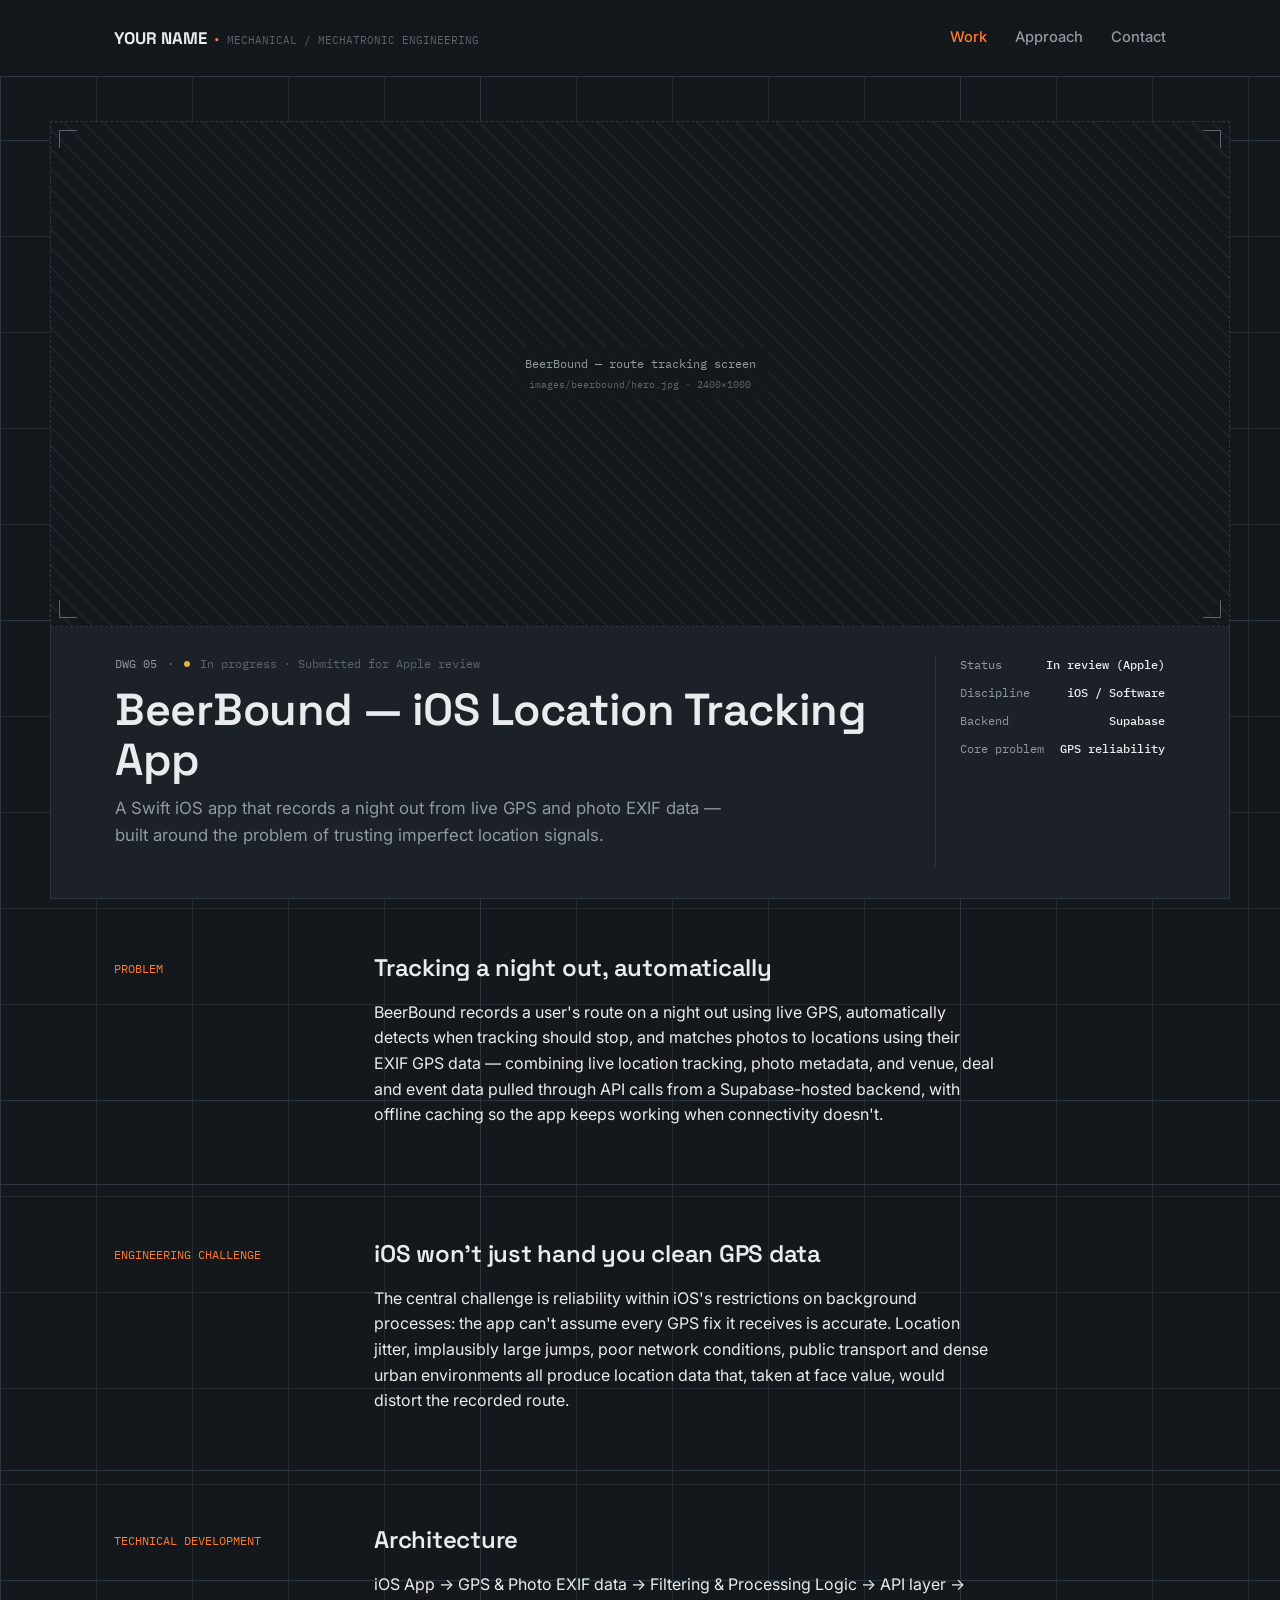
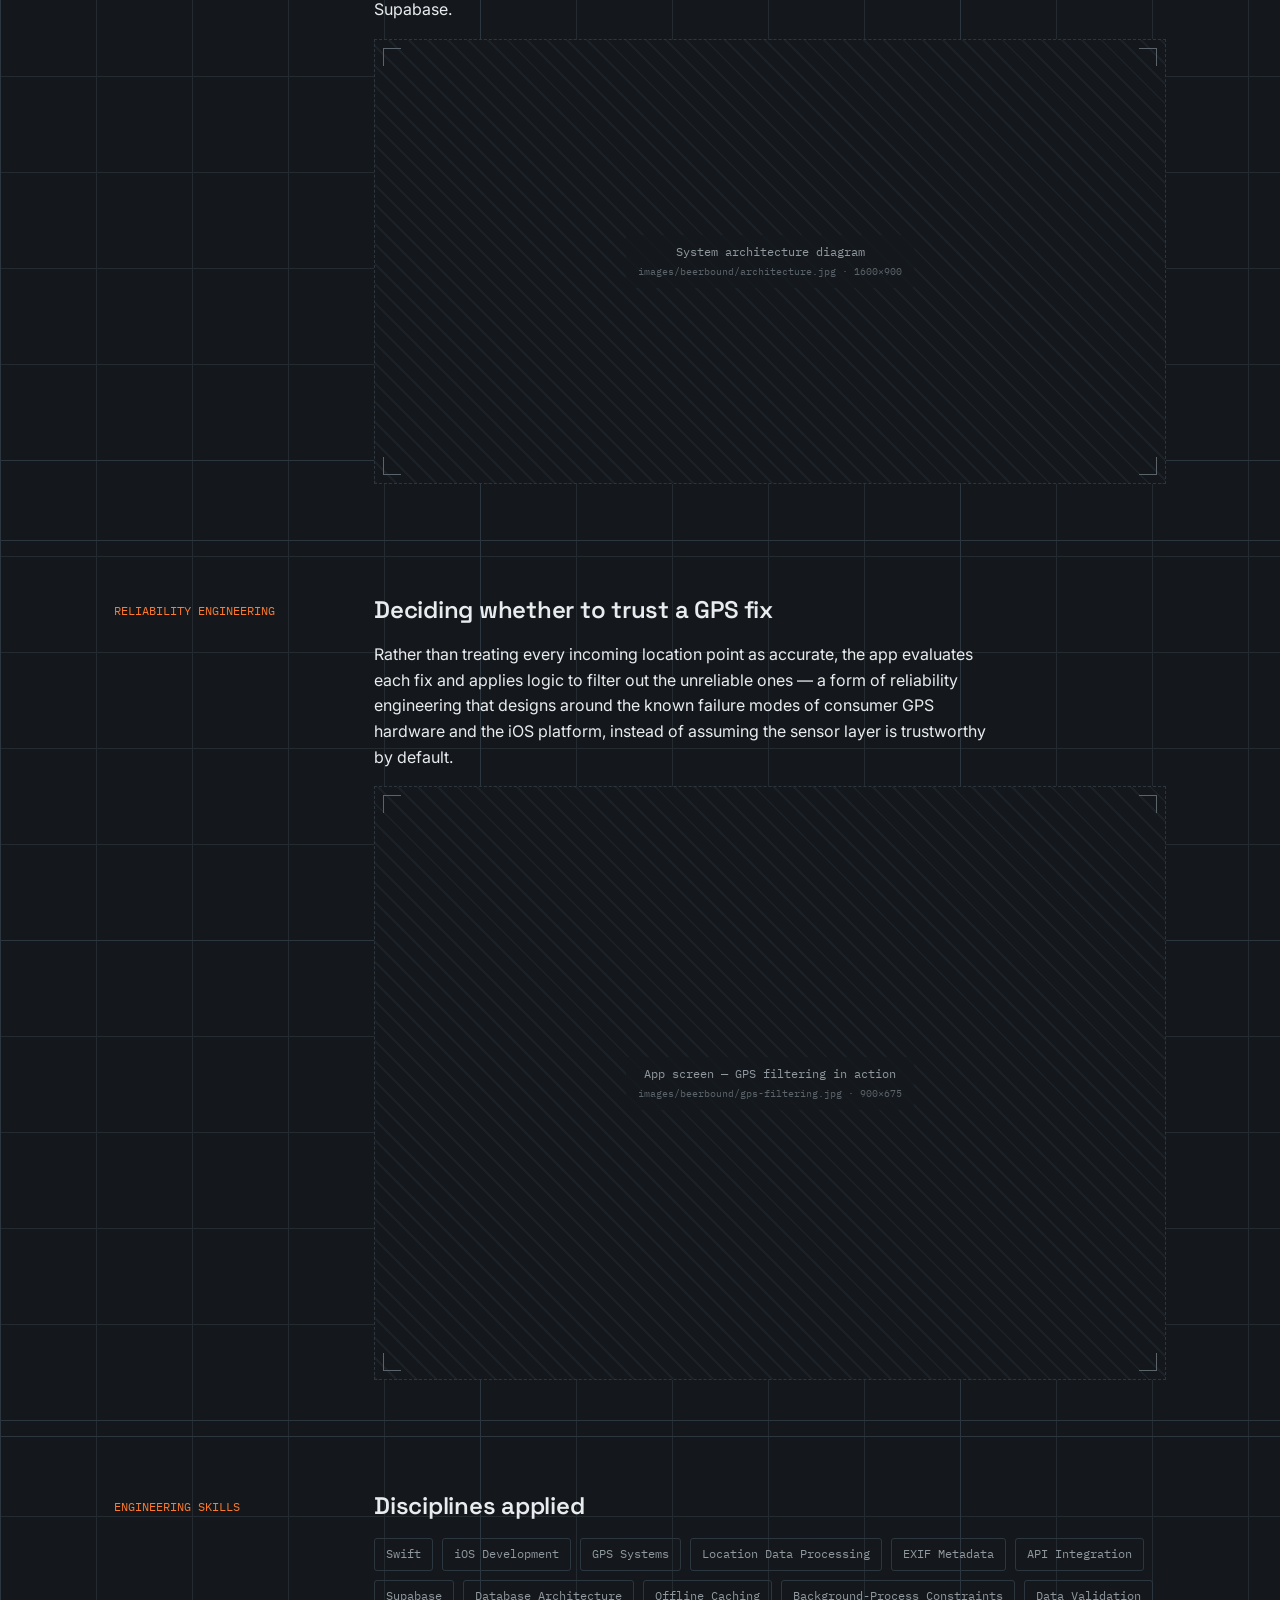
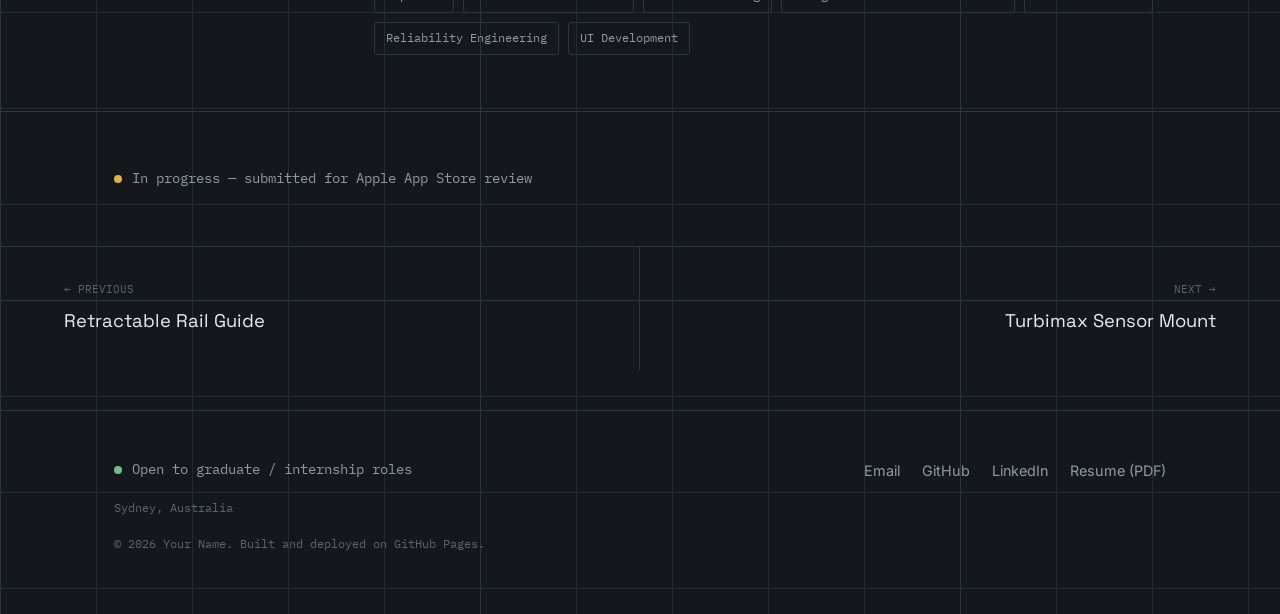
<file: projects/beerbound.html>
<!DOCTYPE html>
<html lang="en">
<head>
<meta charset="UTF-8">
<meta name="viewport" content="width=device-width, initial-scale=1.0">
<title>BeerBound — iOS Location Tracking App — Your Name</title>
<meta name="description" content="A Swift iOS app engineered around unreliable GPS data to record and reconstruct a night out.">
<link rel="stylesheet" href="../css/style.css">
</head>
<body>

<header class="site-header">
  <div class="wrap">
    <a href="../index.html" class="brand">YOUR NAME <span class="brand-dot">·</span> <small>MECHANICAL / MECHATRONIC ENGINEERING</small></a>
    <button class="nav-toggle" aria-label="Toggle menu"><span></span><span></span><span></span></button>
    <nav class="site-nav">
      <a href="../index.html#work" class="active">Work</a>
      <a href="../index.html#method">Approach</a>
      <a href="../index.html#contact">Contact</a>
    </nav>
  </div>
</header>

<section class="proj-hero">
  <div class="wrap" style="padding:0">
    <div class="photo-slot" style="--ratio:21/9">
              <span class="corner-l"></span><span class="corner-r"></span>
              <span class="photo-slot__label">BeerBound — route tracking screen<br><small>images/beerbound/hero.jpg · 2400×1000</small></span>
            </div>
  </div>
  <div class="wrap" style="padding:0">
    <div class="title-block">
      <div>
        <div class="card-meta" style="margin-bottom:12px"><span class="dwg-no">DWG 05</span> · <span class="status-dot wip"></span> In progress · Submitted for Apple review</div>
        <h1>BeerBound — iOS Location Tracking App</h1>
        <p class="objective">A Swift iOS app that records a night out from live GPS and photo EXIF data — built around the problem of trusting imperfect location signals.</p>
      </div>
      <div class="spec-list">
        <div><span>Status</span><b>In review (Apple)</b></div>
<div><span>Discipline</span><b>iOS / Software</b></div>
<div><span>Backend</span><b>Supabase</b></div>
<div><span>Core problem</span><b>GPS reliability</b></div>
      </div>
    </div>
  </div>
</section>

<section class="content-section">
  <div class="wrap">
    <div class="content-head">
      <div class="label mono">PROBLEM</div>
      <div>
        <h2>Tracking a night out, automatically</h2>
        <div class="content-body">
          
<p>BeerBound records a user's route on a night out using live GPS, automatically detects when tracking should stop, and matches photos to locations using their EXIF GPS data — combining live location tracking, photo metadata, and venue, deal and event data pulled through API calls from a Supabase-hosted backend, with offline caching so the app keeps working when connectivity doesn't.</p>

        </div>
      </div>
    </div>
  </div>
</section>

<section class="content-section">
  <div class="wrap">
    <div class="content-head">
      <div class="label mono">ENGINEERING CHALLENGE</div>
      <div>
        <h2>iOS won't just hand you clean GPS data</h2>
        <div class="content-body">
          
<p>The central challenge is reliability within iOS's restrictions on background processes: the app can't assume every GPS fix it receives is accurate. Location jitter, implausibly large jumps, poor network conditions, public transport and dense urban environments all produce location data that, taken at face value, would distort the recorded route.</p>

        </div>
      </div>
    </div>
  </div>
</section>

<section class="content-section">
  <div class="wrap">
    <div class="content-head">
      <div class="label mono">TECHNICAL DEVELOPMENT</div>
      <div>
        <h2>Architecture</h2>
        <div class="content-body">
          
<p>iOS App → GPS &amp; Photo EXIF data → Filtering &amp; Processing Logic → API layer → Supabase.</p>
<div class="photo-slot" style="--ratio:16/9">
              <span class="corner-l"></span><span class="corner-r"></span>
              <span class="photo-slot__label">System architecture diagram<br><small>images/beerbound/architecture.jpg · 1600×900</small></span>
            </div>
        </div>
      </div>
    </div>
  </div>
</section>

<section class="content-section">
  <div class="wrap">
    <div class="content-head">
      <div class="label mono">RELIABILITY ENGINEERING</div>
      <div>
        <h2>Deciding whether to trust a GPS fix</h2>
        <div class="content-body">
          
<p>Rather than treating every incoming location point as accurate, the app evaluates each fix and applies logic to filter out the unreliable ones — a form of reliability engineering that designs around the known failure modes of consumer GPS hardware and the iOS platform, instead of assuming the sensor layer is trustworthy by default.</p>
<div class="photo-slot" style="--ratio:4/3">
              <span class="corner-l"></span><span class="corner-r"></span>
              <span class="photo-slot__label">App screen — GPS filtering in action<br><small>images/beerbound/gps-filtering.jpg · 900×675</small></span>
            </div>
        </div>
      </div>
    </div>
  </div>
</section>

<section class="content-section">
  <div class="wrap">
    <div class="content-head">
      <div class="label mono">ENGINEERING SKILLS</div>
      <div>
        <h2>Disciplines applied</h2>
        <div class="content-body">
          <div class="skill-cloud"><span class="tag">Swift</span><span class="tag">iOS Development</span><span class="tag">GPS Systems</span><span class="tag">Location Data Processing</span><span class="tag">EXIF Metadata</span><span class="tag">API Integration</span><span class="tag">Supabase</span><span class="tag">Database Architecture</span><span class="tag">Offline Caching</span><span class="tag">Background-Process Constraints</span><span class="tag">Data Validation</span><span class="tag">Reliability Engineering</span><span class="tag">UI Development</span></div>
        </div>
      </div>
    </div>
  </div>
</section>
<section class="content-section" style="border-bottom:none"><div class="wrap"><div class="status-line"><span class="status-dot wip"></span> In progress — submitted for Apple App Store review</div></div></section>
<nav class="proj-nav">
  <a href="usyd-rocketry.html"><span class="dir mono">← PREVIOUS</span><span class="name">Retractable Rail Guide</span></a>
  <a class="next" href="metso-turbimax.html"><span class="dir mono">NEXT →</span><span class="name">Turbimax Sensor Mount</span></a>
</nav>

<footer class="site-footer" id="contact">
  <div class="wrap">
    <div class="footer-grid">
      <div>
        <div class="status-line"><span class="status-dot ok"></span> Open to graduate / internship roles</div>
        <div class="footer-note">Sydney, Australia</div>
      </div>
      <div class="footer-links">
        <a href="mailto:you@example.com">Email</a>
        <a href="https://github.com/yourusername" target="_blank" rel="noopener">GitHub</a>
        <a href="https://linkedin.com/in/yourusername" target="_blank" rel="noopener">LinkedIn</a>
        <a href="#">Resume (PDF)</a>
      </div>
    </div>
    <div class="footer-note">© 2026 Your Name. Built and deployed on GitHub Pages.</div>
  </div>
</footer>

<script src="../js/main.js"></script>
</body>
</html>
</file>
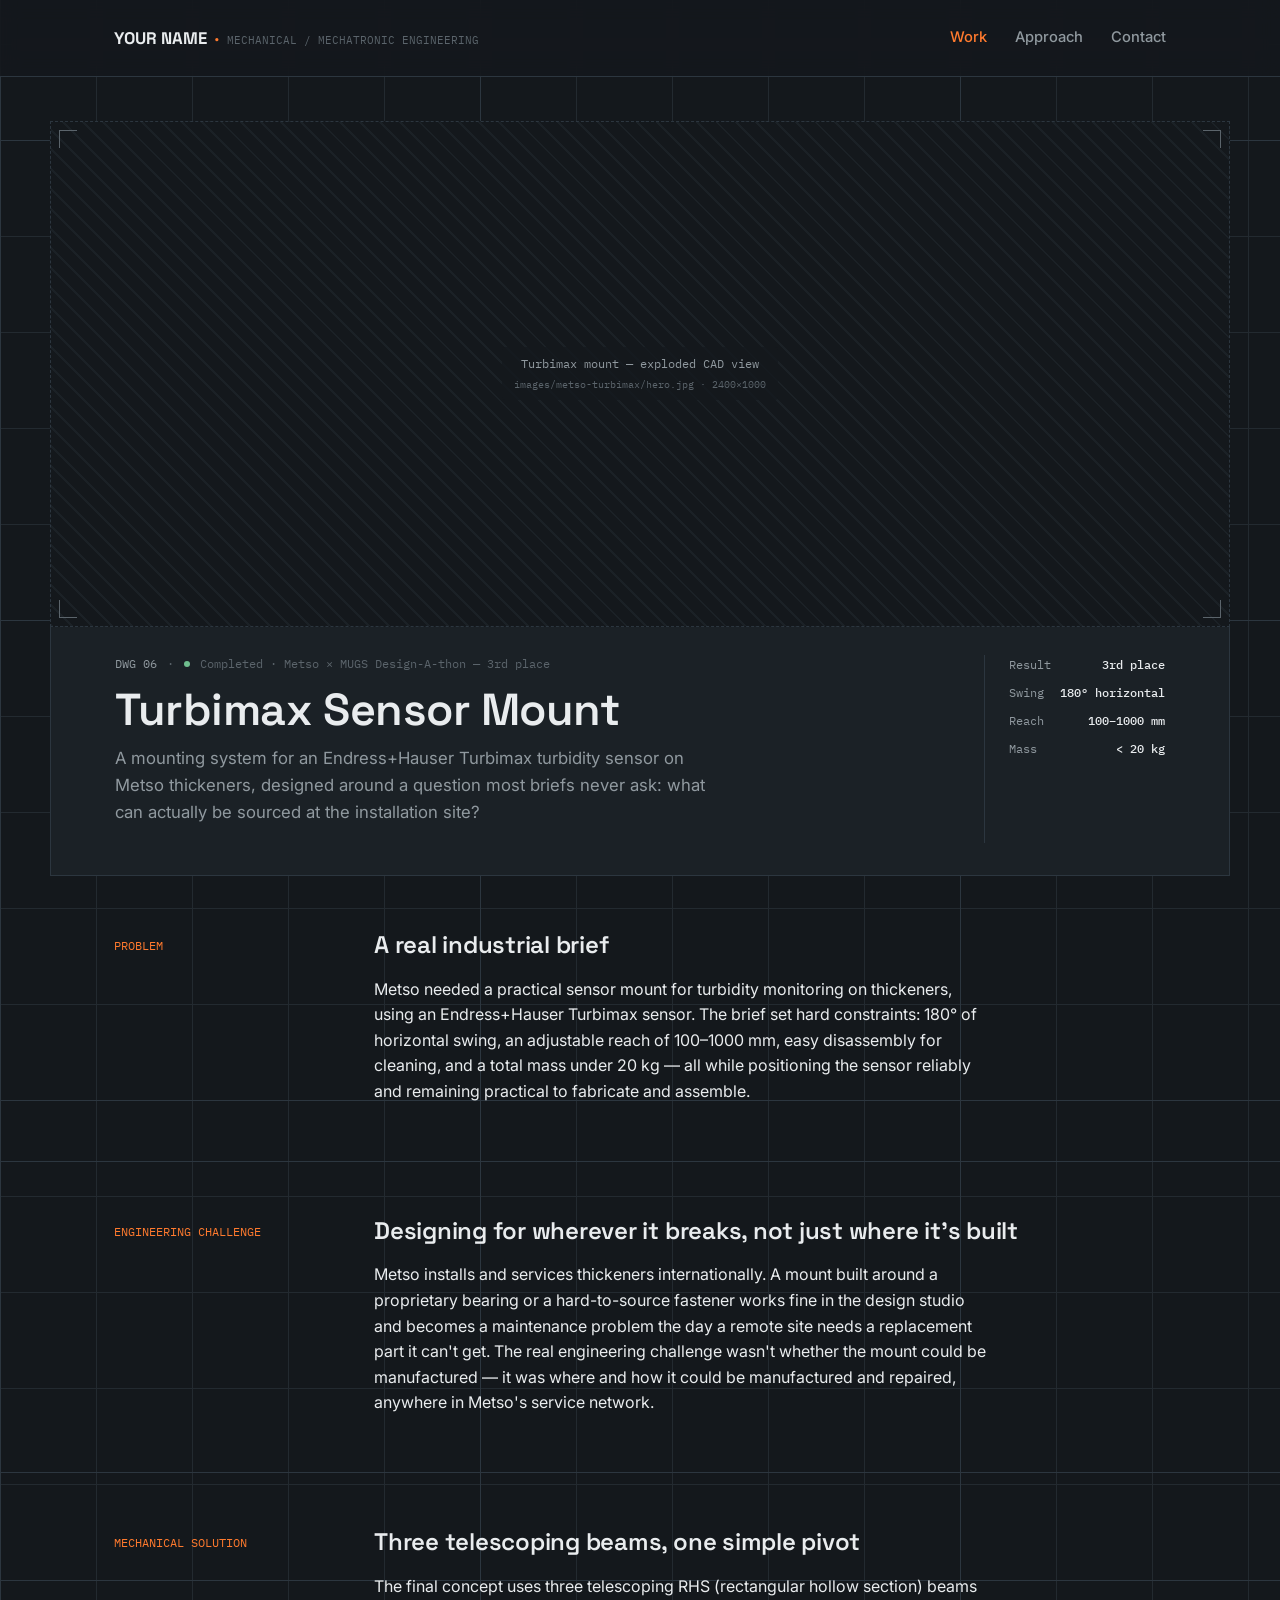
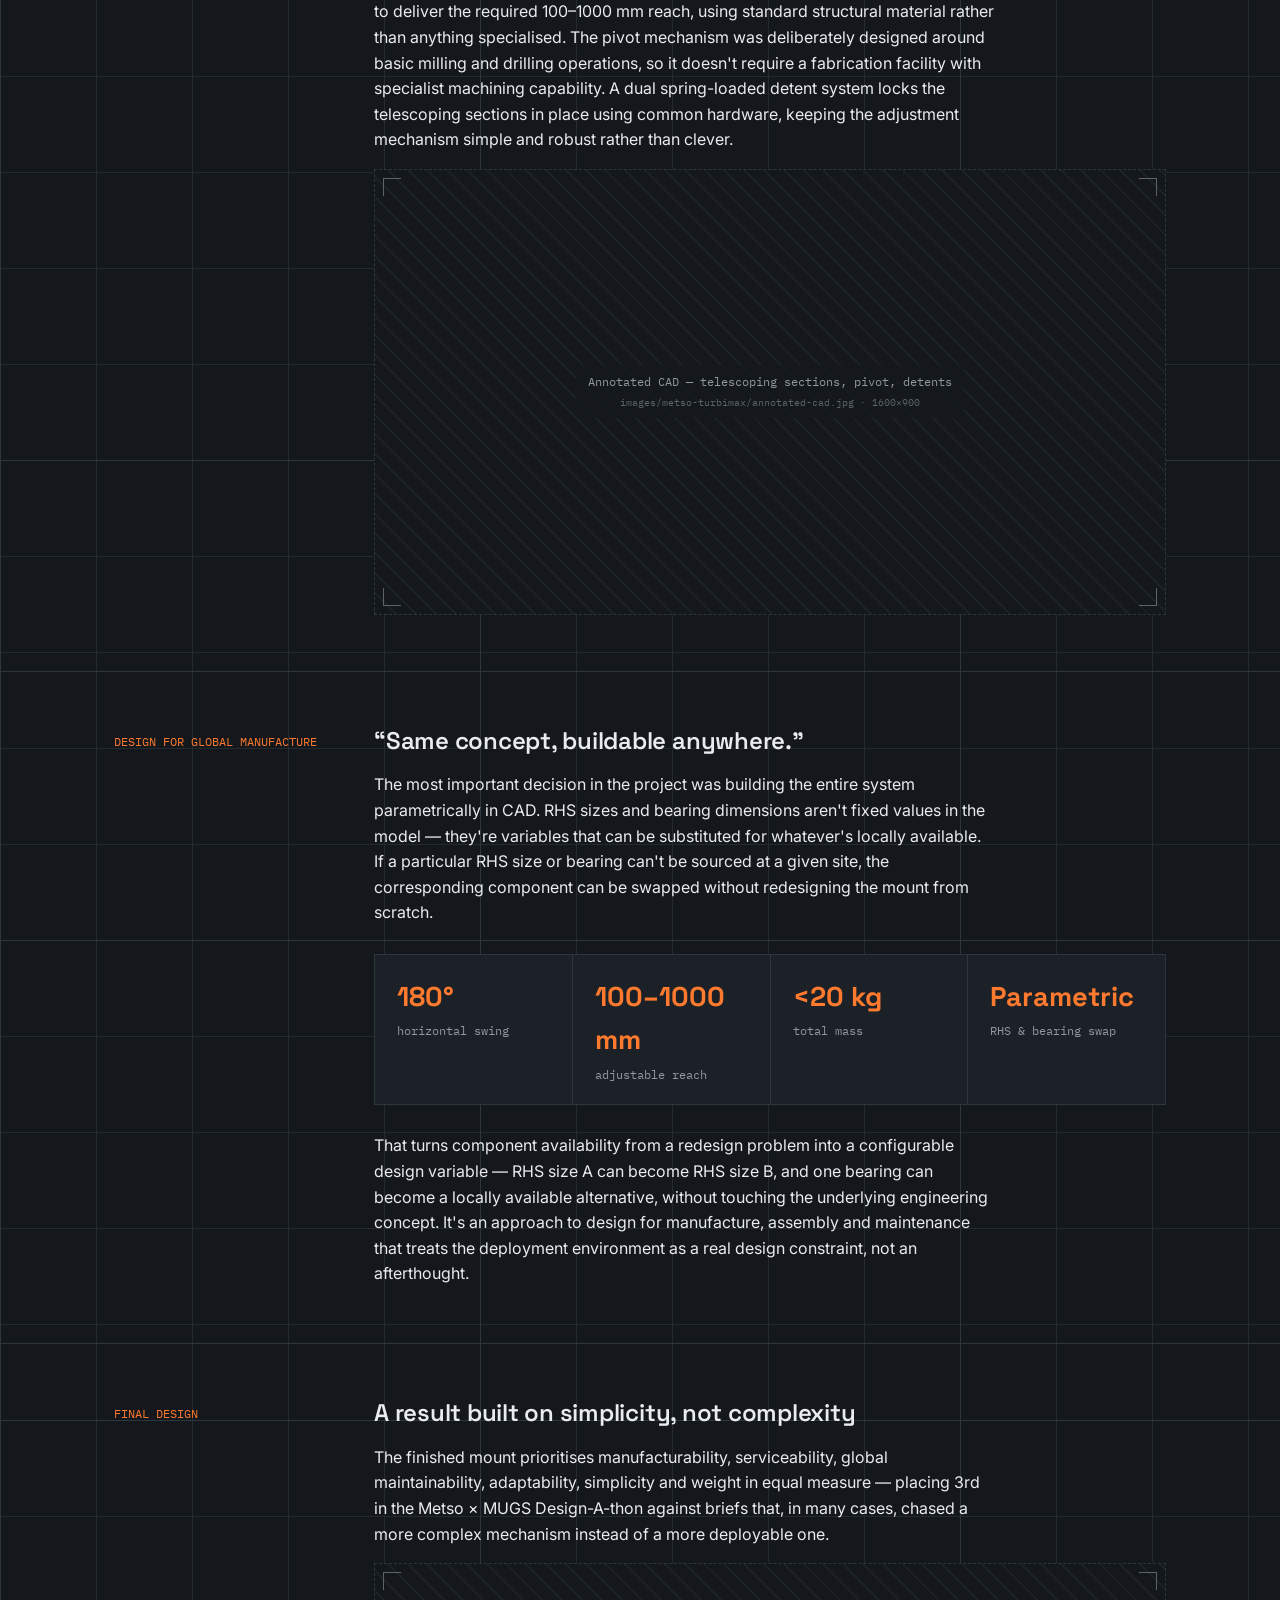
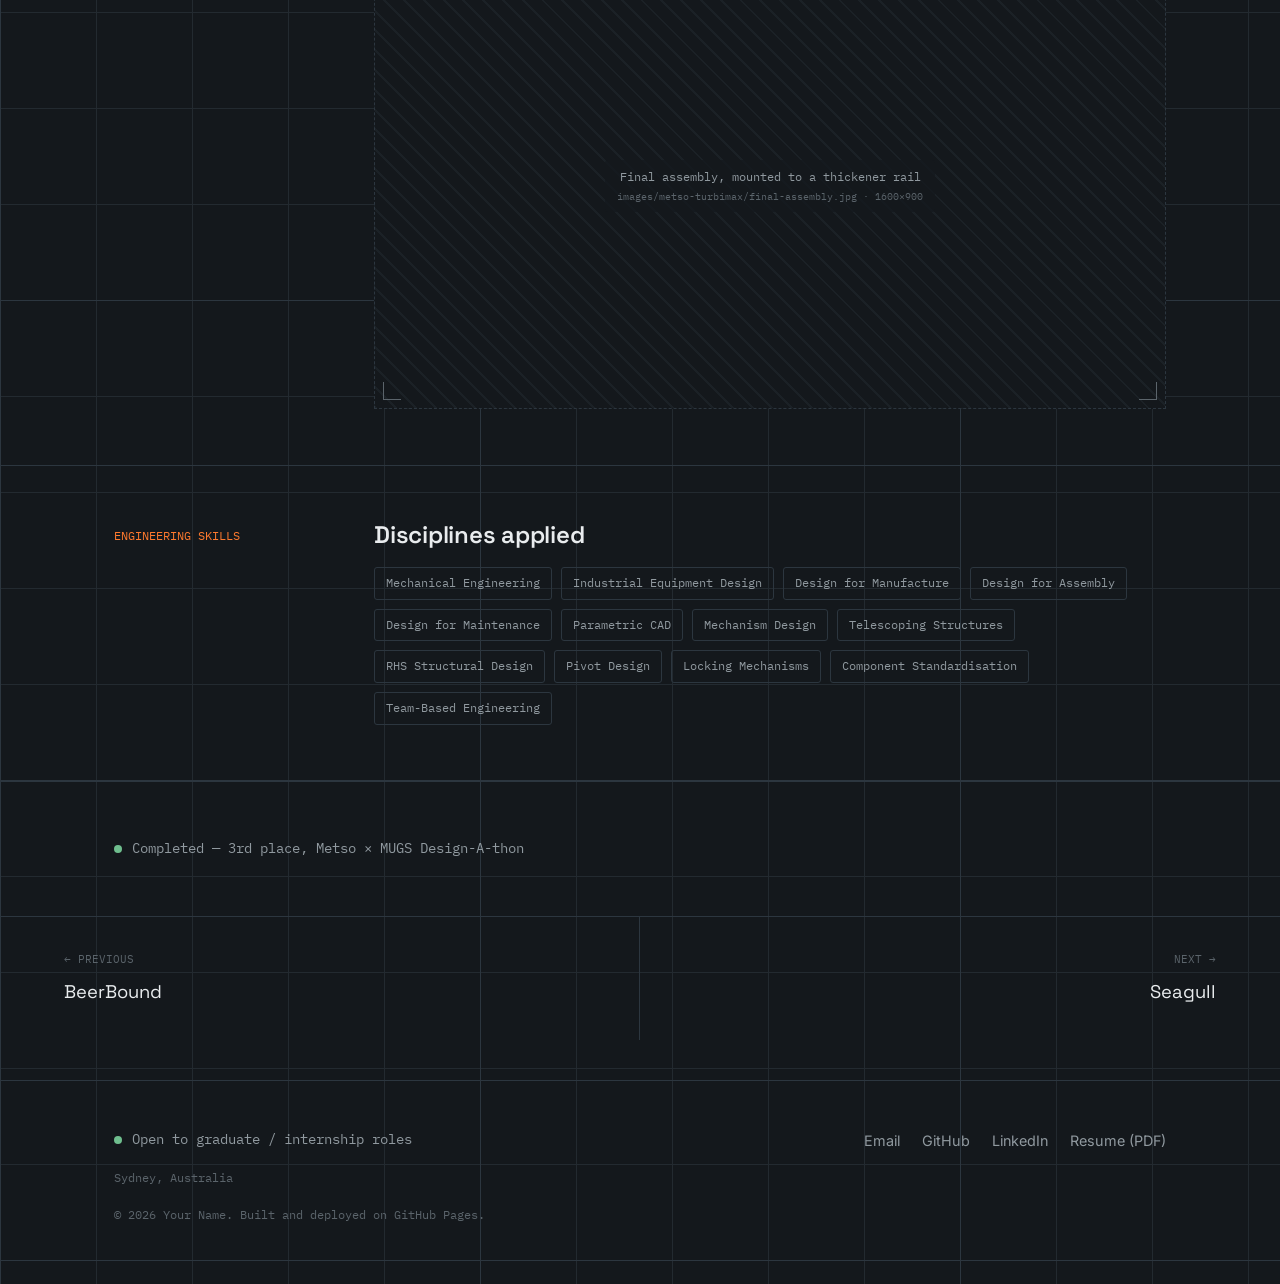
<file: projects/metso-turbimax.html>
<!DOCTYPE html>
<html lang="en">
<head>
<meta charset="UTF-8">
<meta name="viewport" content="width=device-width, initial-scale=1.0">
<title>Turbimax Sensor Mount — Metso × MUGS Design-A-thon — Your Name</title>
<meta name="description" content="An industrial sensor mount for Metso thickeners, designed parametrically to be buildable and serviceable anywhere in the world.">
<link rel="stylesheet" href="../css/style.css">
</head>
<body>

<header class="site-header">
  <div class="wrap">
    <a href="../index.html" class="brand">YOUR NAME <span class="brand-dot">·</span> <small>MECHANICAL / MECHATRONIC ENGINEERING</small></a>
    <button class="nav-toggle" aria-label="Toggle menu"><span></span><span></span><span></span></button>
    <nav class="site-nav">
      <a href="../index.html#work" class="active">Work</a>
      <a href="../index.html#method">Approach</a>
      <a href="../index.html#contact">Contact</a>
    </nav>
  </div>
</header>

<section class="proj-hero">
  <div class="wrap" style="padding:0">
    <div class="photo-slot" style="--ratio:21/9">
              <span class="corner-l"></span><span class="corner-r"></span>
              <span class="photo-slot__label">Turbimax mount — exploded CAD view<br><small>images/metso-turbimax/hero.jpg · 2400×1000</small></span>
            </div>
  </div>
  <div class="wrap" style="padding:0">
    <div class="title-block">
      <div>
        <div class="card-meta" style="margin-bottom:12px"><span class="dwg-no">DWG 06</span> · <span class="status-dot ok"></span> Completed · Metso × MUGS Design-A-thon — 3rd place</div>
        <h1>Turbimax Sensor Mount</h1>
        <p class="objective">A mounting system for an Endress+Hauser Turbimax turbidity sensor on Metso thickeners, designed around a question most briefs never ask: what can actually be sourced at the installation site?</p>
      </div>
      <div class="spec-list">
        <div><span>Result</span><b>3rd place</b></div>
<div><span>Swing</span><b>180° horizontal</b></div>
<div><span>Reach</span><b>100–1000 mm</b></div>
<div><span>Mass</span><b>&lt; 20 kg</b></div>
      </div>
    </div>
  </div>
</section>

<section class="content-section">
  <div class="wrap">
    <div class="content-head">
      <div class="label mono">PROBLEM</div>
      <div>
        <h2>A real industrial brief</h2>
        <div class="content-body">
          
<p>Metso needed a practical sensor mount for turbidity monitoring on thickeners, using an Endress+Hauser Turbimax sensor. The brief set hard constraints: 180° of horizontal swing, an adjustable reach of 100–1000 mm, easy disassembly for cleaning, and a total mass under 20 kg — all while positioning the sensor reliably and remaining practical to fabricate and assemble.</p>

        </div>
      </div>
    </div>
  </div>
</section>

<section class="content-section">
  <div class="wrap">
    <div class="content-head">
      <div class="label mono">ENGINEERING CHALLENGE</div>
      <div>
        <h2>Designing for wherever it breaks, not just where it's built</h2>
        <div class="content-body">
          
<p>Metso installs and services thickeners internationally. A mount built around a proprietary bearing or a hard-to-source fastener works fine in the design studio and becomes a maintenance problem the day a remote site needs a replacement part it can't get. The real engineering challenge wasn't whether the mount could be manufactured — it was where and how it could be manufactured and repaired, anywhere in Metso's service network.</p>

        </div>
      </div>
    </div>
  </div>
</section>

<section class="content-section">
  <div class="wrap">
    <div class="content-head">
      <div class="label mono">MECHANICAL SOLUTION</div>
      <div>
        <h2>Three telescoping beams, one simple pivot</h2>
        <div class="content-body">
          
<p>The final concept uses three telescoping RHS (rectangular hollow section) beams to deliver the required 100–1000 mm reach, using standard structural material rather than anything specialised. The pivot mechanism was deliberately designed around basic milling and drilling operations, so it doesn't require a fabrication facility with specialist machining capability. A dual spring-loaded detent system locks the telescoping sections in place using common hardware, keeping the adjustment mechanism simple and robust rather than clever.</p>
<div class="photo-slot" style="--ratio:16/9">
              <span class="corner-l"></span><span class="corner-r"></span>
              <span class="photo-slot__label">Annotated CAD — telescoping sections, pivot, detents<br><small>images/metso-turbimax/annotated-cad.jpg · 1600×900</small></span>
            </div>
        </div>
      </div>
    </div>
  </div>
</section>

<section class="content-section">
  <div class="wrap">
    <div class="content-head">
      <div class="label mono">DESIGN FOR GLOBAL MANUFACTURE</div>
      <div>
        <h2>“Same concept, buildable anywhere.”</h2>
        <div class="content-body">
          
<p>The most important decision in the project was building the entire system parametrically in CAD. RHS sizes and bearing dimensions aren't fixed values in the model — they're variables that can be substituted for whatever's locally available. If a particular RHS size or bearing can't be sourced at a given site, the corresponding component can be swapped without redesigning the mount from scratch.</p>

<div class="stat-row">
  <div class="stat"><span class="num">180°</span><span class="cap">horizontal swing</span></div>
  <div class="stat"><span class="num">100–1000 mm</span><span class="cap">adjustable reach</span></div>
  <div class="stat"><span class="num">&lt;20 kg</span><span class="cap">total mass</span></div>
  <div class="stat"><span class="num">Parametric</span><span class="cap">RHS &amp; bearing swap</span></div>
</div>

<p>That turns component availability from a redesign problem into a configurable design variable — RHS size A can become RHS size B, and one bearing can become a locally available alternative, without touching the underlying engineering concept. It's an approach to design for manufacture, assembly and maintenance that treats the deployment environment as a real design constraint, not an afterthought.</p>

        </div>
      </div>
    </div>
  </div>
</section>

<section class="content-section">
  <div class="wrap">
    <div class="content-head">
      <div class="label mono">FINAL DESIGN</div>
      <div>
        <h2>A result built on simplicity, not complexity</h2>
        <div class="content-body">
          
<p>The finished mount prioritises manufacturability, serviceability, global maintainability, adaptability, simplicity and weight in equal measure — placing 3rd in the Metso × MUGS Design-A-thon against briefs that, in many cases, chased a more complex mechanism instead of a more deployable one.</p>
<div class="photo-slot" style="--ratio:16/9">
              <span class="corner-l"></span><span class="corner-r"></span>
              <span class="photo-slot__label">Final assembly, mounted to a thickener rail<br><small>images/metso-turbimax/final-assembly.jpg · 1600×900</small></span>
            </div>
        </div>
      </div>
    </div>
  </div>
</section>

<section class="content-section">
  <div class="wrap">
    <div class="content-head">
      <div class="label mono">ENGINEERING SKILLS</div>
      <div>
        <h2>Disciplines applied</h2>
        <div class="content-body">
          <div class="skill-cloud"><span class="tag">Mechanical Engineering</span><span class="tag">Industrial Equipment Design</span><span class="tag">Design for Manufacture</span><span class="tag">Design for Assembly</span><span class="tag">Design for Maintenance</span><span class="tag">Parametric CAD</span><span class="tag">Mechanism Design</span><span class="tag">Telescoping Structures</span><span class="tag">RHS Structural Design</span><span class="tag">Pivot Design</span><span class="tag">Locking Mechanisms</span><span class="tag">Component Standardisation</span><span class="tag">Team-Based Engineering</span></div>
        </div>
      </div>
    </div>
  </div>
</section>
<section class="content-section" style="border-bottom:none"><div class="wrap"><div class="status-line"><span class="status-dot ok"></span> Completed — 3rd place, Metso × MUGS Design-A-thon</div></div></section>
<nav class="proj-nav">
  <a href="beerbound.html"><span class="dir mono">← PREVIOUS</span><span class="name">BeerBound</span></a>
  <a class="next" href="seagull.html"><span class="dir mono">NEXT →</span><span class="name">Seagull</span></a>
</nav>

<footer class="site-footer" id="contact">
  <div class="wrap">
    <div class="footer-grid">
      <div>
        <div class="status-line"><span class="status-dot ok"></span> Open to graduate / internship roles</div>
        <div class="footer-note">Sydney, Australia</div>
      </div>
      <div class="footer-links">
        <a href="mailto:you@example.com">Email</a>
        <a href="https://github.com/yourusername" target="_blank" rel="noopener">GitHub</a>
        <a href="https://linkedin.com/in/yourusername" target="_blank" rel="noopener">LinkedIn</a>
        <a href="#">Resume (PDF)</a>
      </div>
    </div>
    <div class="footer-note">© 2026 Your Name. Built and deployed on GitHub Pages.</div>
  </div>
</footer>

<script src="../js/main.js"></script>
</body>
</html>
</file>
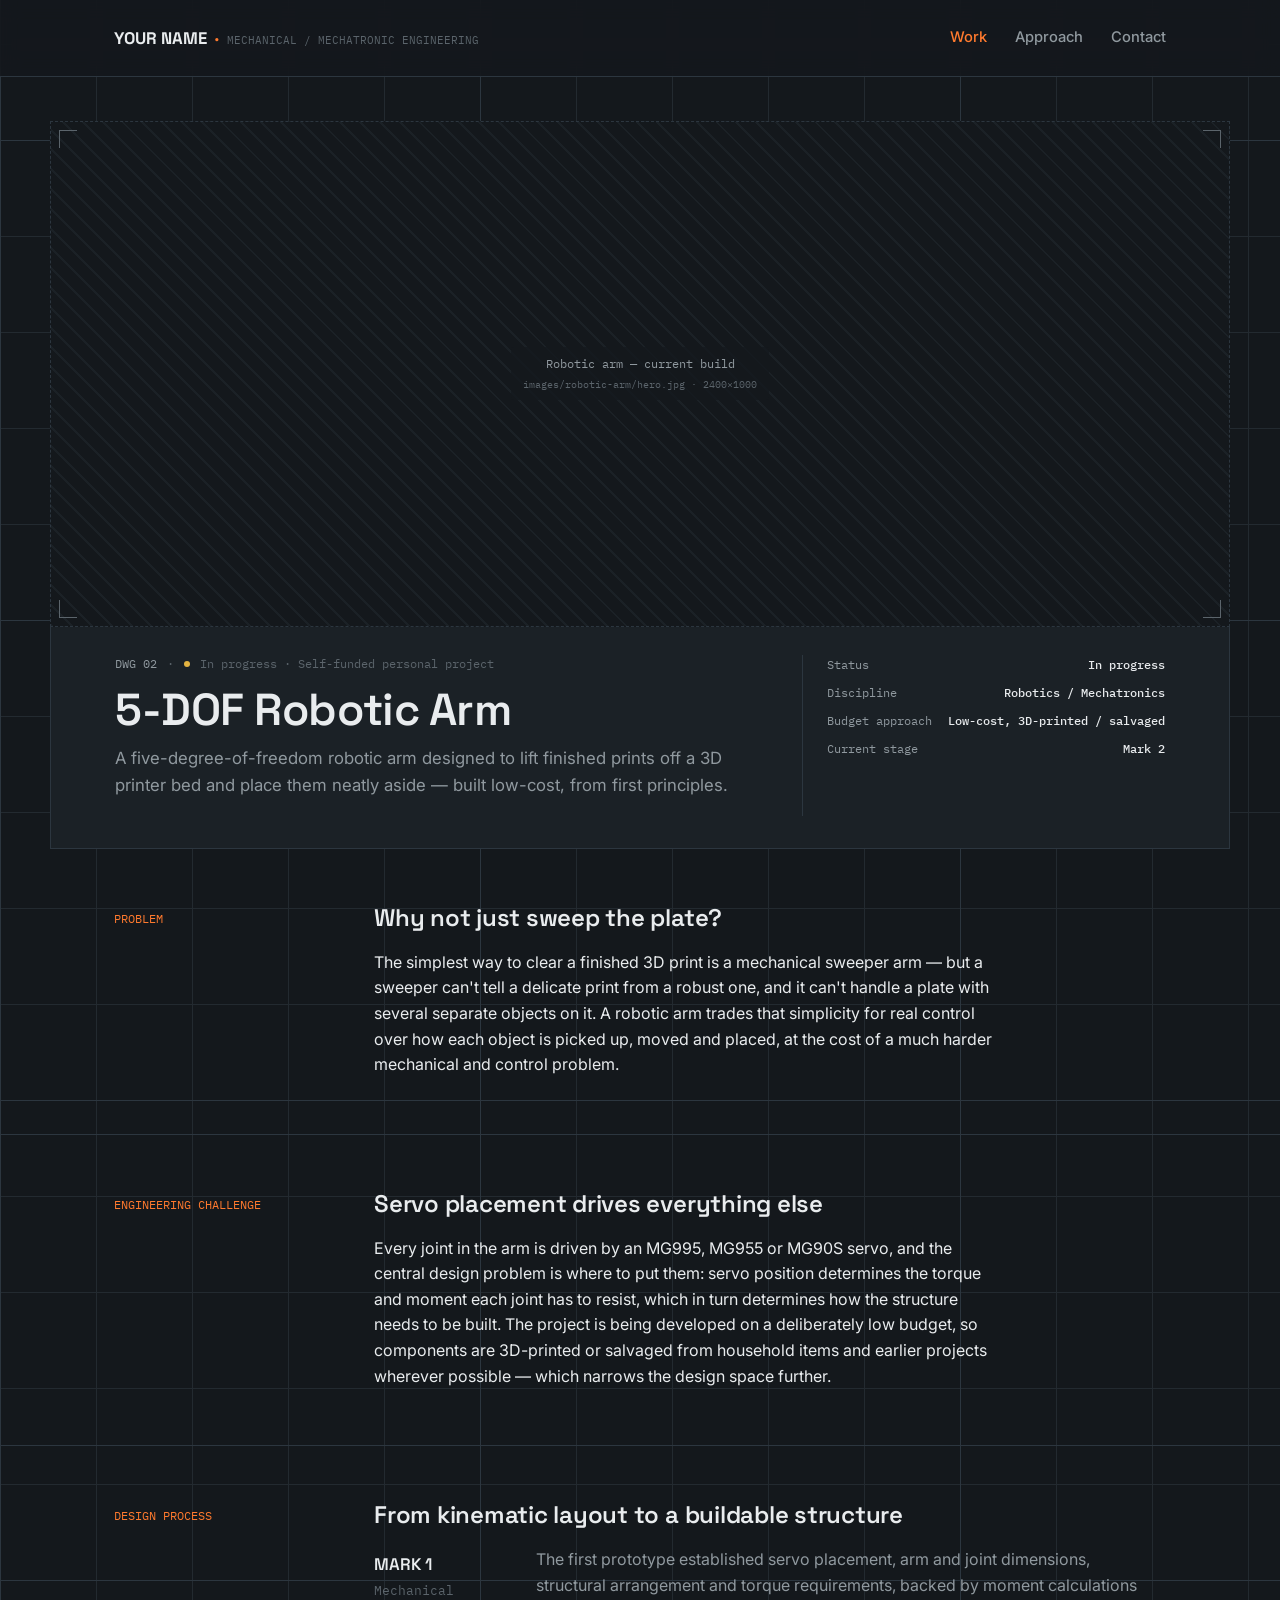
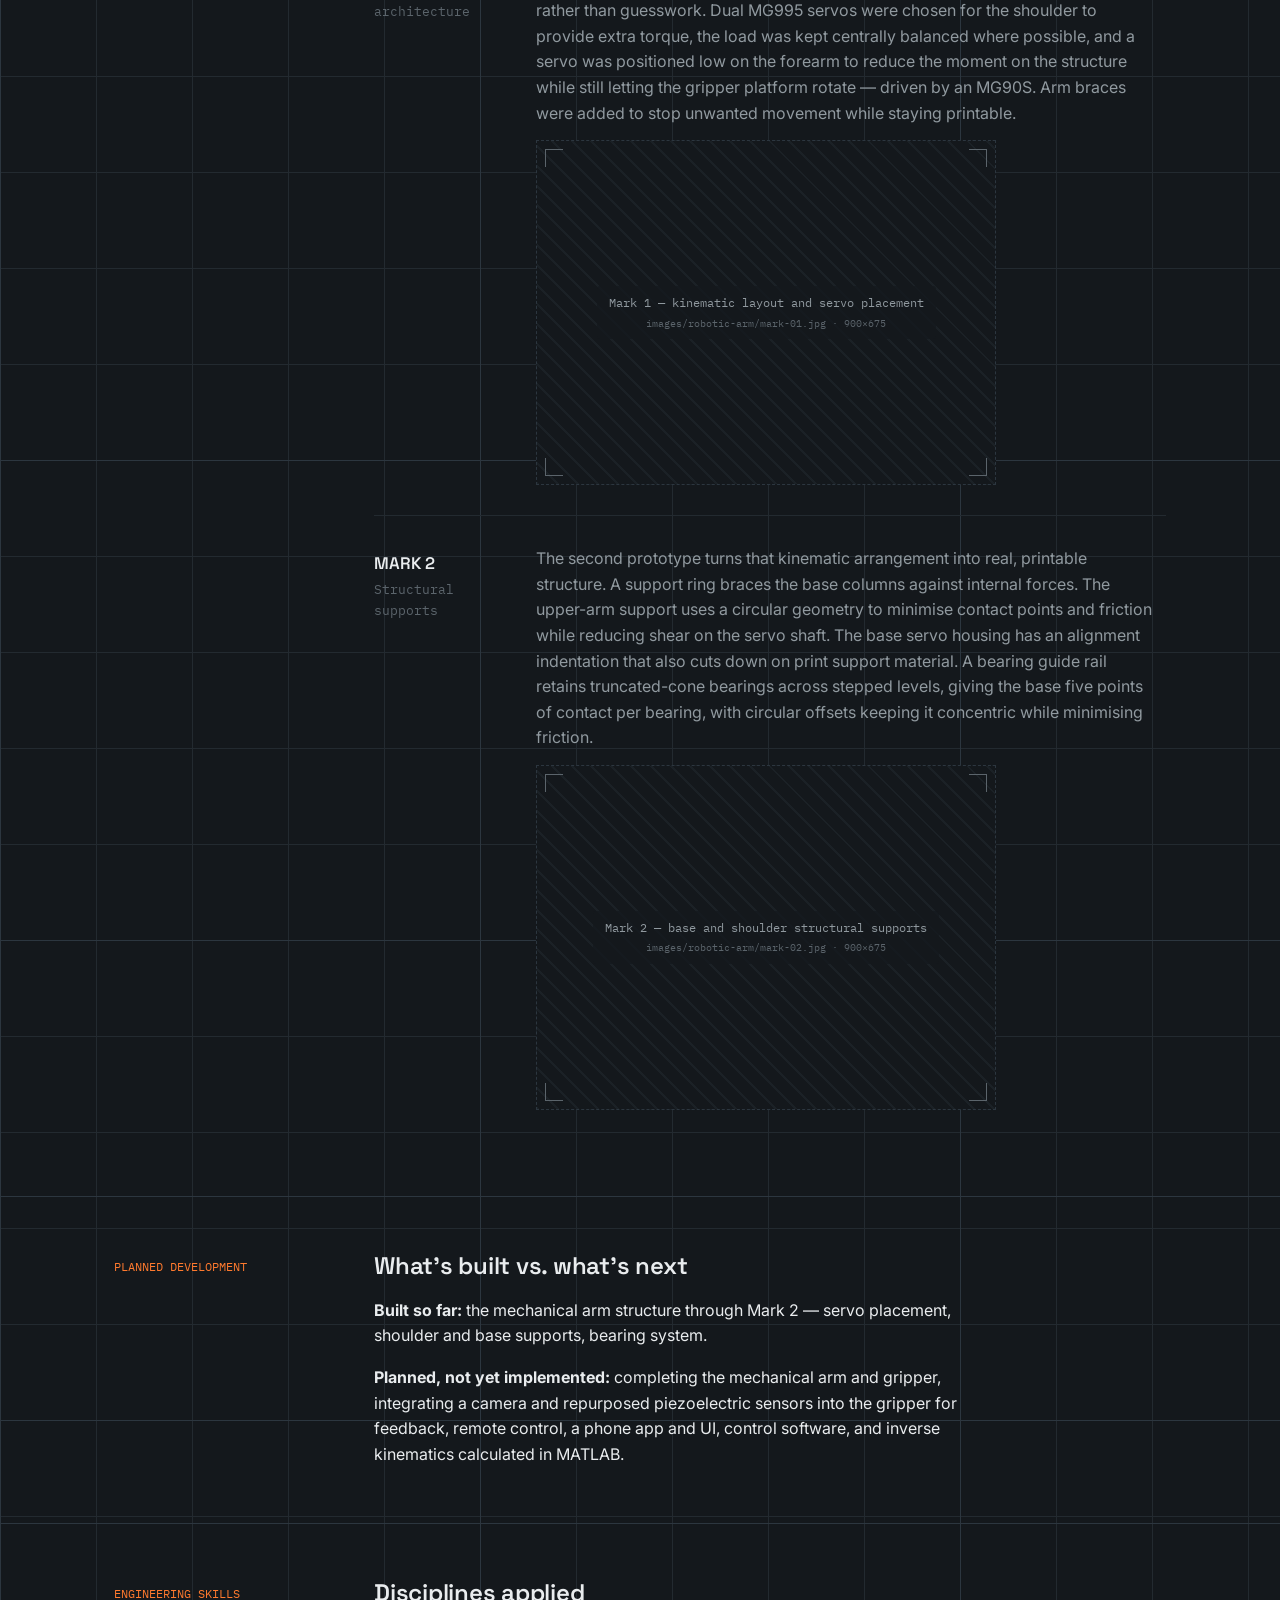
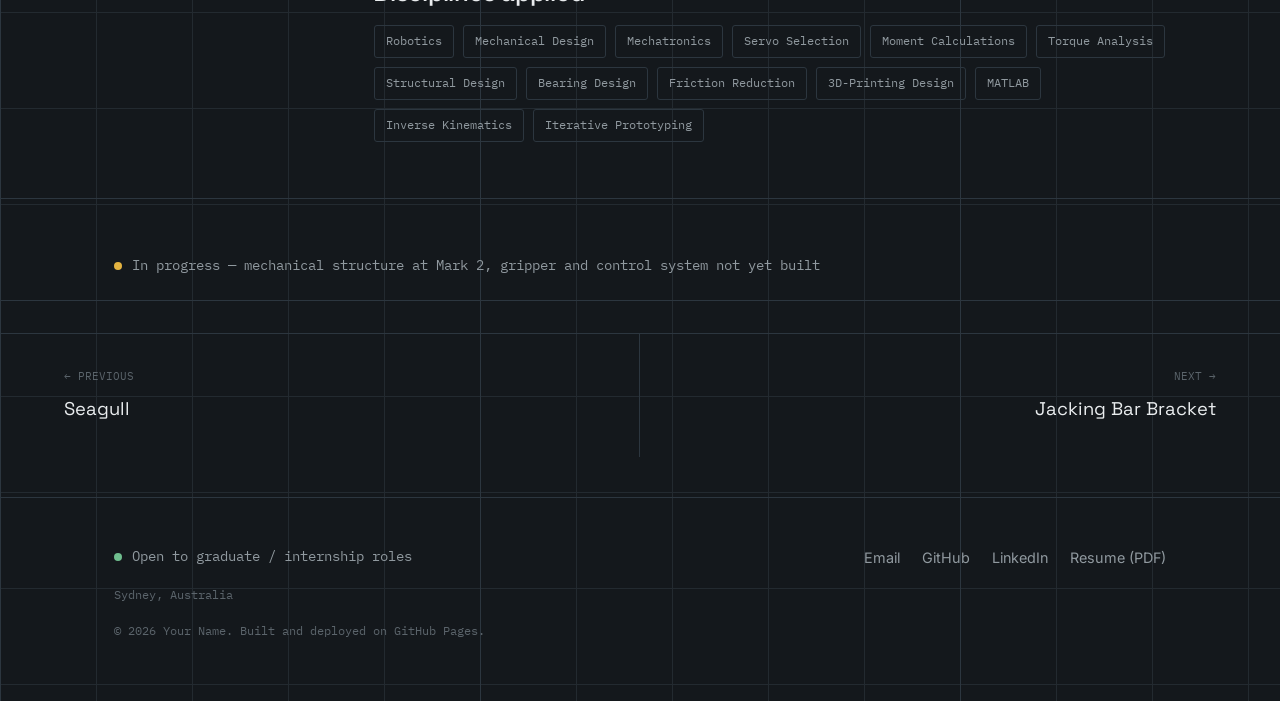
<file: projects/robotic-arm.html>
<!DOCTYPE html>
<html lang="en">
<head>
<meta charset="UTF-8">
<meta name="viewport" content="width=device-width, initial-scale=1.0">
<title>5-DOF Robotic Arm — Your Name</title>
<meta name="description" content="A low-cost, 3D-printed robotic arm designed from first principles to clear finished prints off a 3D printer bed.">
<link rel="stylesheet" href="../css/style.css">
</head>
<body>

<header class="site-header">
  <div class="wrap">
    <a href="../index.html" class="brand">YOUR NAME <span class="brand-dot">·</span> <small>MECHANICAL / MECHATRONIC ENGINEERING</small></a>
    <button class="nav-toggle" aria-label="Toggle menu"><span></span><span></span><span></span></button>
    <nav class="site-nav">
      <a href="../index.html#work" class="active">Work</a>
      <a href="../index.html#method">Approach</a>
      <a href="../index.html#contact">Contact</a>
    </nav>
  </div>
</header>

<section class="proj-hero">
  <div class="wrap" style="padding:0">
    <div class="photo-slot" style="--ratio:21/9">
              <span class="corner-l"></span><span class="corner-r"></span>
              <span class="photo-slot__label">Robotic arm — current build<br><small>images/robotic-arm/hero.jpg · 2400×1000</small></span>
            </div>
  </div>
  <div class="wrap" style="padding:0">
    <div class="title-block">
      <div>
        <div class="card-meta" style="margin-bottom:12px"><span class="dwg-no">DWG 02</span> · <span class="status-dot wip"></span> In progress · Self-funded personal project</div>
        <h1>5-DOF Robotic Arm</h1>
        <p class="objective">A five-degree-of-freedom robotic arm designed to lift finished prints off a 3D printer bed and place them neatly aside — built low-cost, from first principles.</p>
      </div>
      <div class="spec-list">
        <div><span>Status</span><b>In progress</b></div>
<div><span>Discipline</span><b>Robotics / Mechatronics</b></div>
<div><span>Budget approach</span><b>Low-cost, 3D-printed / salvaged</b></div>
<div><span>Current stage</span><b>Mark 2</b></div>
      </div>
    </div>
  </div>
</section>

<section class="content-section">
  <div class="wrap">
    <div class="content-head">
      <div class="label mono">PROBLEM</div>
      <div>
        <h2>Why not just sweep the plate?</h2>
        <div class="content-body">
          
<p>The simplest way to clear a finished 3D print is a mechanical sweeper arm — but a sweeper can't tell a delicate print from a robust one, and it can't handle a plate with several separate objects on it. A robotic arm trades that simplicity for real control over how each object is picked up, moved and placed, at the cost of a much harder mechanical and control problem.</p>

        </div>
      </div>
    </div>
  </div>
</section>

<section class="content-section">
  <div class="wrap">
    <div class="content-head">
      <div class="label mono">ENGINEERING CHALLENGE</div>
      <div>
        <h2>Servo placement drives everything else</h2>
        <div class="content-body">
          
<p>Every joint in the arm is driven by an MG995, MG955 or MG90S servo, and the central design problem is where to put them: servo position determines the torque and moment each joint has to resist, which in turn determines how the structure needs to be built. The project is being developed on a deliberately low budget, so components are 3D-printed or salvaged from household items and earlier projects wherever possible — which narrows the design space further.</p>

        </div>
      </div>
    </div>
  </div>
</section>

<section class="content-section">
  <div class="wrap">
    <div class="content-head">
      <div class="label mono">DESIGN PROCESS</div>
      <div>
        <h2>From kinematic layout to a buildable structure</h2>
        <div class="content-body">
          
<div class="timeline">

      <div class="mark">
        <div class="mark-index"><b>MARK 1</b>Mechanical architecture</div>
        <div class="mark-content">
          
      <p>The first prototype established servo placement, arm and joint dimensions, structural arrangement and torque requirements, backed by moment calculations rather than guesswork. Dual MG995 servos were chosen for the shoulder to provide extra torque, the load was kept centrally balanced where possible, and a servo was positioned low on the forearm to reduce the moment on the structure while still letting the gripper platform rotate — driven by an MG90S. Arm braces were added to stop unwanted movement while staying printable.</p>
          <div class="photo-slot" style="--ratio:4/3">
              <span class="corner-l"></span><span class="corner-r"></span>
              <span class="photo-slot__label">Mark 1 — kinematic layout and servo placement<br><small>images/robotic-arm/mark-01.jpg · 900×675</small></span>
            </div>
        </div>
      </div>
      <div class="mark">
        <div class="mark-index"><b>MARK 2</b>Structural supports</div>
        <div class="mark-content">
          
      <p>The second prototype turns that kinematic arrangement into real, printable structure. A support ring braces the base columns against internal forces. The upper-arm support uses a circular geometry to minimise contact points and friction while reducing shear on the servo shaft. The base servo housing has an alignment indentation that also cuts down on print support material. A bearing guide rail retains truncated-cone bearings across stepped levels, giving the base five points of contact per bearing, with circular offsets keeping it concentric while minimising friction.</p>
          <div class="photo-slot" style="--ratio:4/3">
              <span class="corner-l"></span><span class="corner-r"></span>
              <span class="photo-slot__label">Mark 2 — base and shoulder structural supports<br><small>images/robotic-arm/mark-02.jpg · 900×675</small></span>
            </div>
        </div>
      </div>
</div>

        </div>
      </div>
    </div>
  </div>
</section>

<section class="content-section">
  <div class="wrap">
    <div class="content-head">
      <div class="label mono">PLANNED DEVELOPMENT</div>
      <div>
        <h2>What's built vs. what's next</h2>
        <div class="content-body">
          
<p><b style="color:var(--paper)">Built so far:</b> the mechanical arm structure through Mark 2 — servo placement, shoulder and base supports, bearing system.</p>
<p><b style="color:var(--paper)">Planned, not yet implemented:</b> completing the mechanical arm and gripper, integrating a camera and repurposed piezoelectric sensors into the gripper for feedback, remote control, a phone app and UI, control software, and inverse kinematics calculated in MATLAB.</p>

        </div>
      </div>
    </div>
  </div>
</section>

<section class="content-section">
  <div class="wrap">
    <div class="content-head">
      <div class="label mono">ENGINEERING SKILLS</div>
      <div>
        <h2>Disciplines applied</h2>
        <div class="content-body">
          <div class="skill-cloud"><span class="tag">Robotics</span><span class="tag">Mechanical Design</span><span class="tag">Mechatronics</span><span class="tag">Servo Selection</span><span class="tag">Moment Calculations</span><span class="tag">Torque Analysis</span><span class="tag">Structural Design</span><span class="tag">Bearing Design</span><span class="tag">Friction Reduction</span><span class="tag">3D-Printing Design</span><span class="tag">MATLAB</span><span class="tag">Inverse Kinematics</span><span class="tag">Iterative Prototyping</span></div>
        </div>
      </div>
    </div>
  </div>
</section>
<section class="content-section" style="border-bottom:none"><div class="wrap"><div class="status-line"><span class="status-dot wip"></span> In progress — mechanical structure at Mark 2, gripper and control system not yet built</div></div></section>
<nav class="proj-nav">
  <a href="seagull.html"><span class="dir mono">← PREVIOUS</span><span class="name">Seagull</span></a>
  <a class="next" href="usyd-motorsport.html"><span class="dir mono">NEXT →</span><span class="name">Jacking Bar Bracket</span></a>
</nav>

<footer class="site-footer" id="contact">
  <div class="wrap">
    <div class="footer-grid">
      <div>
        <div class="status-line"><span class="status-dot ok"></span> Open to graduate / internship roles</div>
        <div class="footer-note">Sydney, Australia</div>
      </div>
      <div class="footer-links">
        <a href="mailto:you@example.com">Email</a>
        <a href="https://github.com/yourusername" target="_blank" rel="noopener">GitHub</a>
        <a href="https://linkedin.com/in/yourusername" target="_blank" rel="noopener">LinkedIn</a>
        <a href="#">Resume (PDF)</a>
      </div>
    </div>
    <div class="footer-note">© 2026 Your Name. Built and deployed on GitHub Pages.</div>
  </div>
</footer>

<script src="../js/main.js"></script>
</body>
</html>
</file>
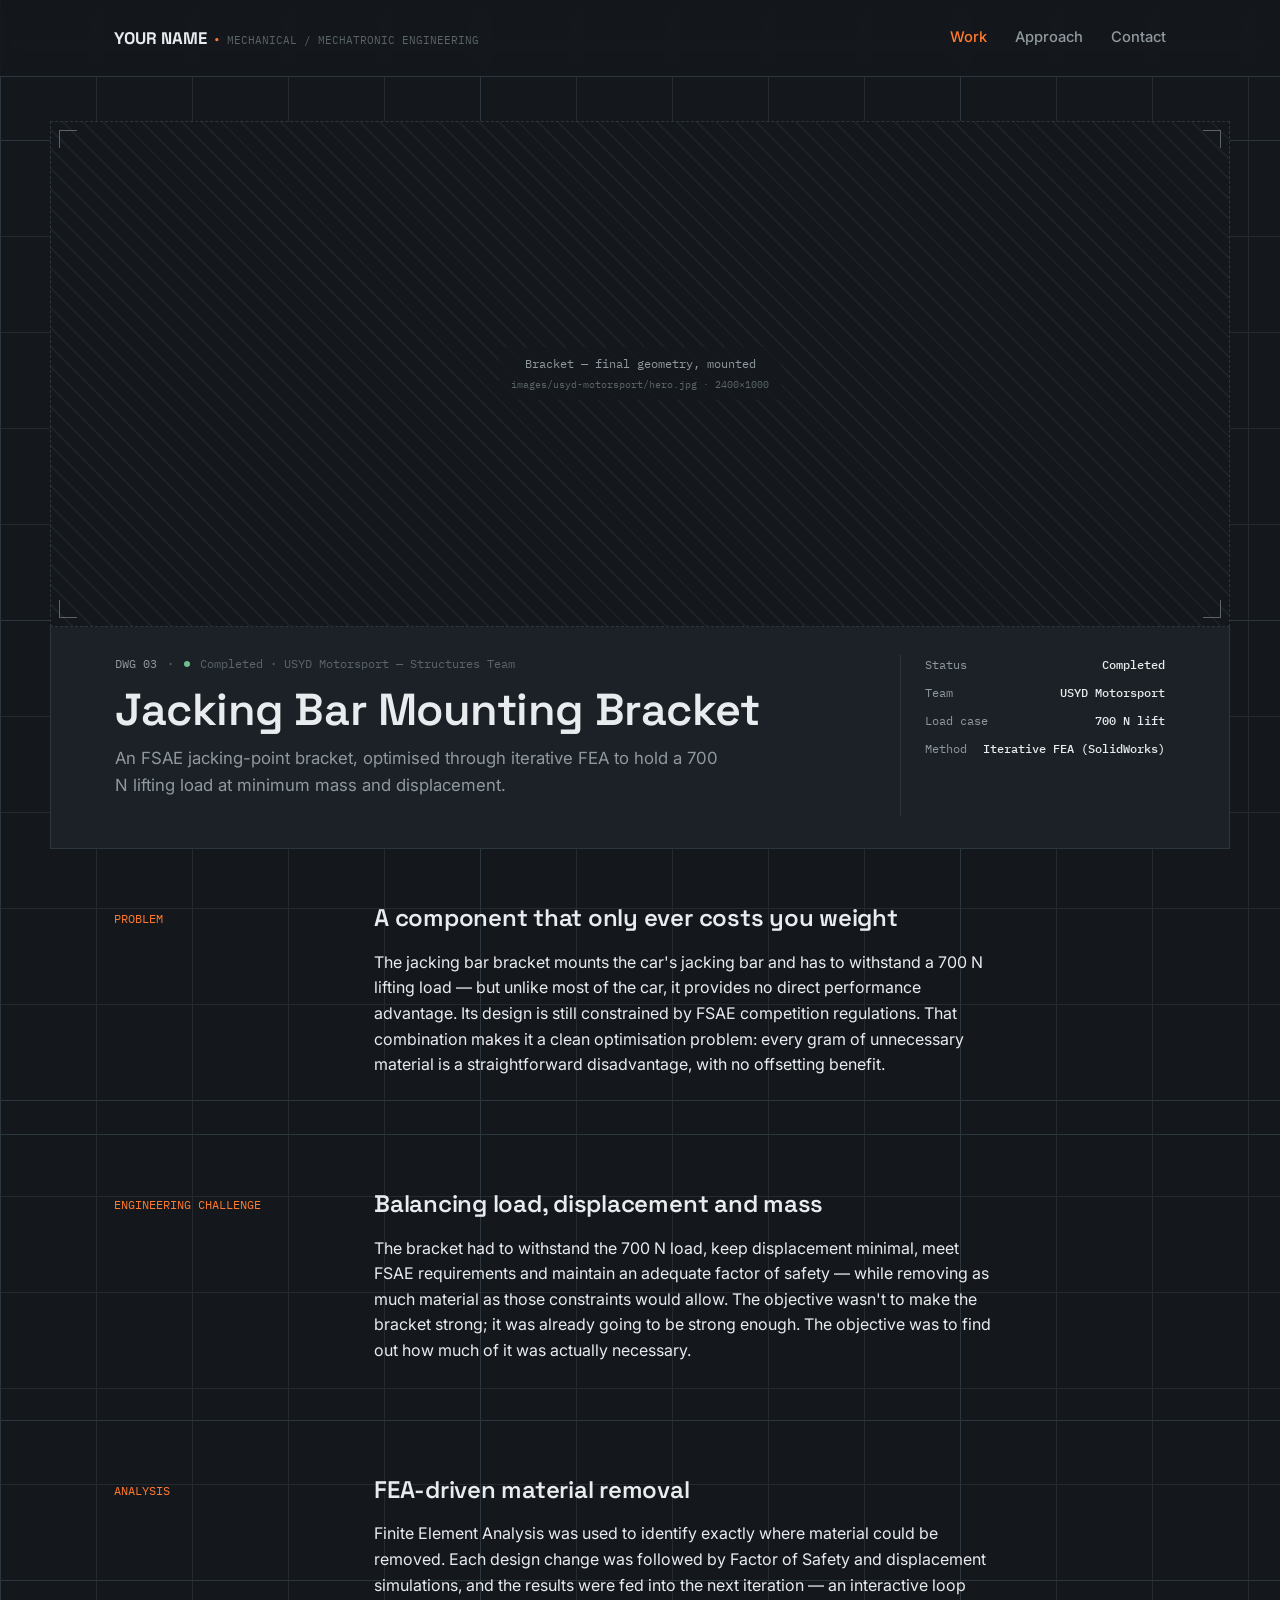
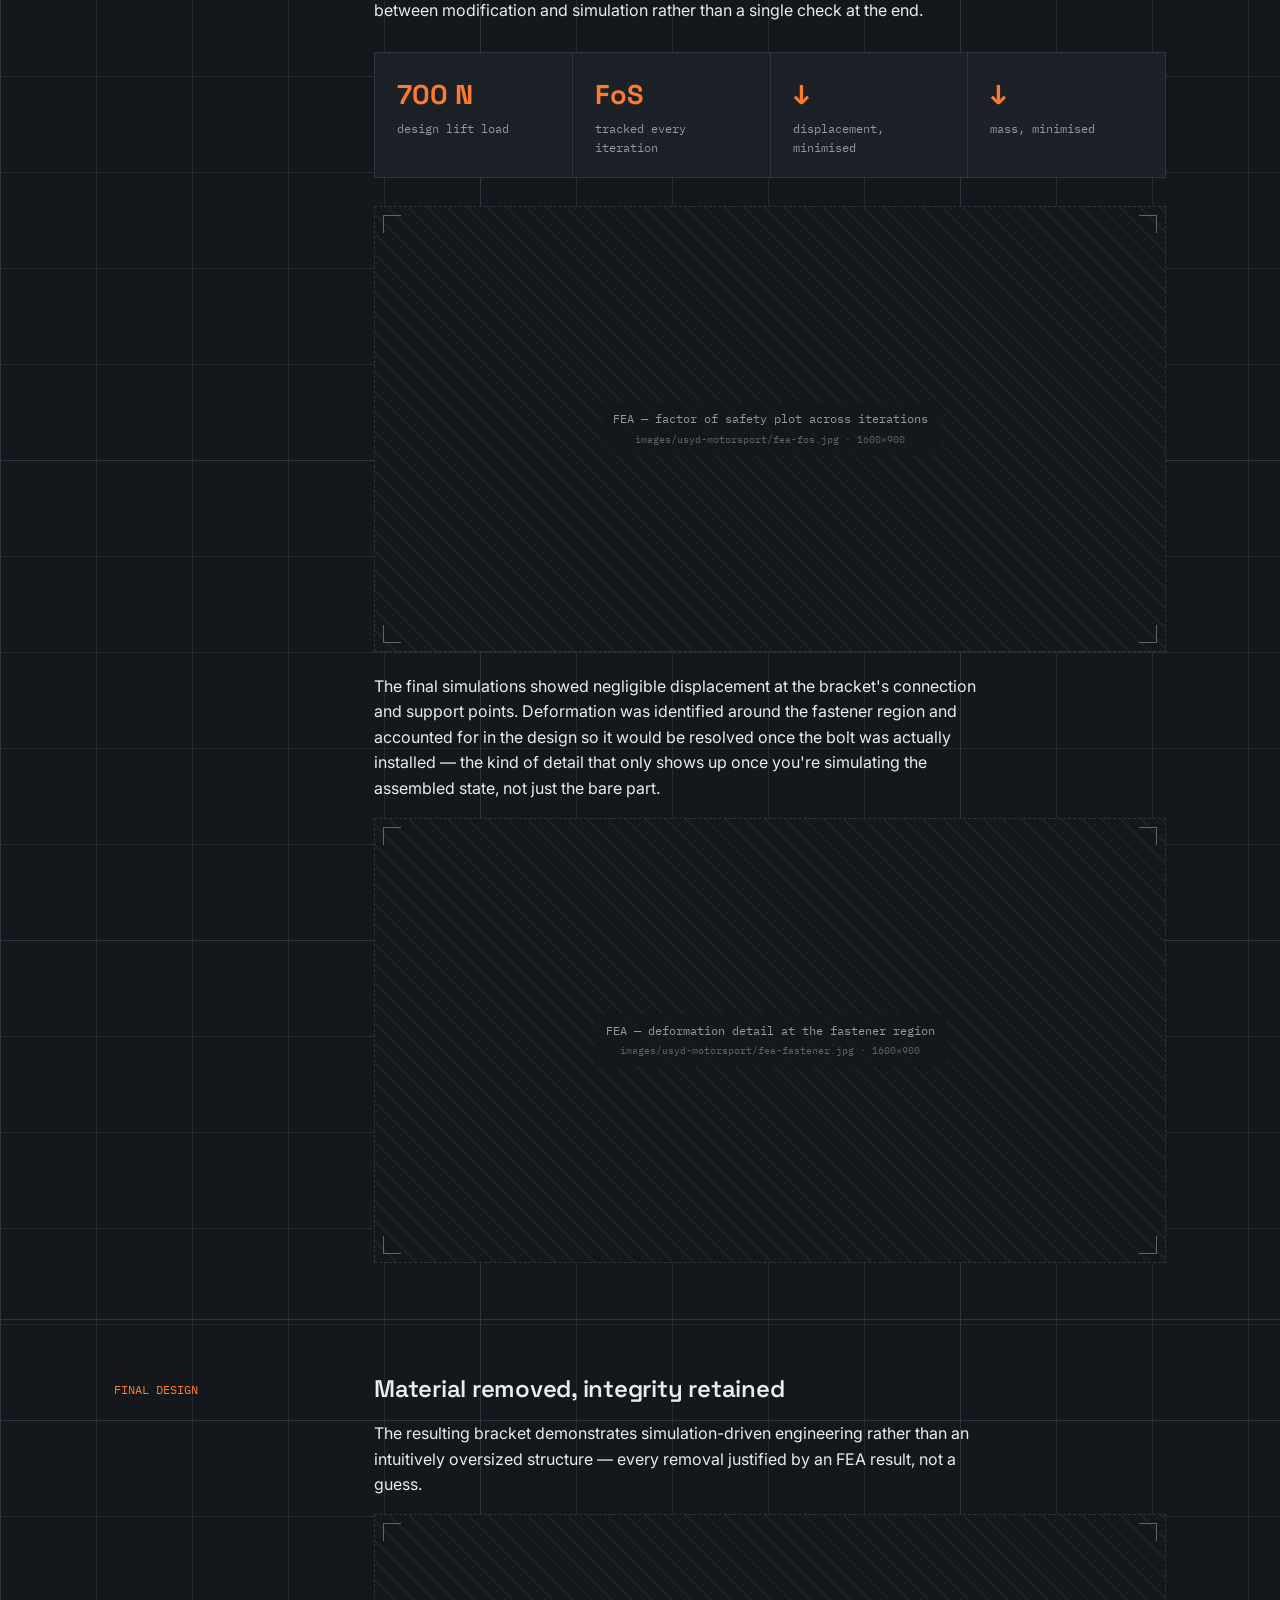
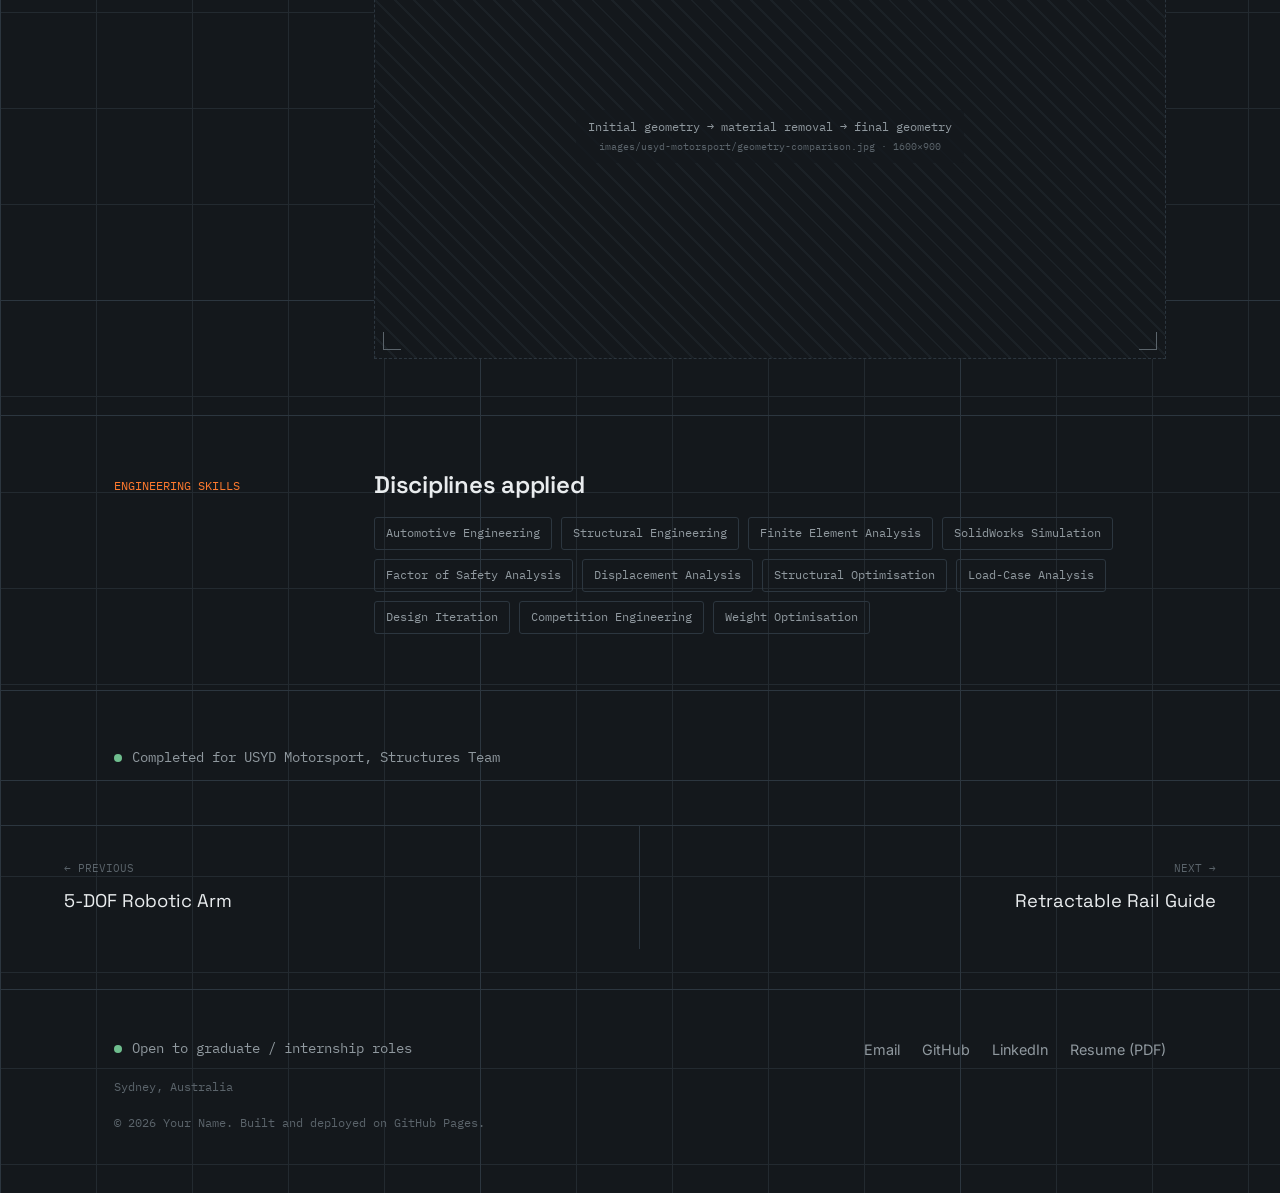
<file: projects/usyd-motorsport.html>
<!DOCTYPE html>
<html lang="en">
<head>
<meta charset="UTF-8">
<meta name="viewport" content="width=device-width, initial-scale=1.0">
<title>Jacking Bar Mounting Bracket — USYD Motorsport — Your Name</title>
<meta name="description" content="Simulation-driven optimisation of an FSAE jacking-point bracket, removing material against a 700 N load case.">
<link rel="stylesheet" href="../css/style.css">
</head>
<body>

<header class="site-header">
  <div class="wrap">
    <a href="../index.html" class="brand">YOUR NAME <span class="brand-dot">·</span> <small>MECHANICAL / MECHATRONIC ENGINEERING</small></a>
    <button class="nav-toggle" aria-label="Toggle menu"><span></span><span></span><span></span></button>
    <nav class="site-nav">
      <a href="../index.html#work" class="active">Work</a>
      <a href="../index.html#method">Approach</a>
      <a href="../index.html#contact">Contact</a>
    </nav>
  </div>
</header>

<section class="proj-hero">
  <div class="wrap" style="padding:0">
    <div class="photo-slot" style="--ratio:21/9">
              <span class="corner-l"></span><span class="corner-r"></span>
              <span class="photo-slot__label">Bracket — final geometry, mounted<br><small>images/usyd-motorsport/hero.jpg · 2400×1000</small></span>
            </div>
  </div>
  <div class="wrap" style="padding:0">
    <div class="title-block">
      <div>
        <div class="card-meta" style="margin-bottom:12px"><span class="dwg-no">DWG 03</span> · <span class="status-dot ok"></span> Completed · USYD Motorsport — Structures Team</div>
        <h1>Jacking Bar Mounting Bracket</h1>
        <p class="objective">An FSAE jacking-point bracket, optimised through iterative FEA to hold a 700 N lifting load at minimum mass and displacement.</p>
      </div>
      <div class="spec-list">
        <div><span>Status</span><b>Completed</b></div>
<div><span>Team</span><b>USYD Motorsport</b></div>
<div><span>Load case</span><b>700 N lift</b></div>
<div><span>Method</span><b>Iterative FEA (SolidWorks)</b></div>
      </div>
    </div>
  </div>
</section>

<section class="content-section">
  <div class="wrap">
    <div class="content-head">
      <div class="label mono">PROBLEM</div>
      <div>
        <h2>A component that only ever costs you weight</h2>
        <div class="content-body">
          
<p>The jacking bar bracket mounts the car's jacking bar and has to withstand a 700 N lifting load — but unlike most of the car, it provides no direct performance advantage. Its design is still constrained by FSAE competition regulations. That combination makes it a clean optimisation problem: every gram of unnecessary material is a straightforward disadvantage, with no offsetting benefit.</p>

        </div>
      </div>
    </div>
  </div>
</section>

<section class="content-section">
  <div class="wrap">
    <div class="content-head">
      <div class="label mono">ENGINEERING CHALLENGE</div>
      <div>
        <h2>Balancing load, displacement and mass</h2>
        <div class="content-body">
          
<p>The bracket had to withstand the 700 N load, keep displacement minimal, meet FSAE requirements and maintain an adequate factor of safety — while removing as much material as those constraints would allow. The objective wasn't to make the bracket strong; it was already going to be strong enough. The objective was to find out how much of it was actually necessary.</p>

        </div>
      </div>
    </div>
  </div>
</section>

<section class="content-section">
  <div class="wrap">
    <div class="content-head">
      <div class="label mono">ANALYSIS</div>
      <div>
        <h2>FEA-driven material removal</h2>
        <div class="content-body">
          
<p>Finite Element Analysis was used to identify exactly where material could be removed. Each design change was followed by Factor of Safety and displacement simulations, and the results were fed into the next iteration — an interactive loop between modification and simulation rather than a single check at the end.</p>

<div class="stat-row">
  <div class="stat"><span class="num">700 N</span><span class="cap">design lift load</span></div>
  <div class="stat"><span class="num">FoS</span><span class="cap">tracked every iteration</span></div>
  <div class="stat"><span class="num">↓</span><span class="cap">displacement, minimised</span></div>
  <div class="stat"><span class="num">↓</span><span class="cap">mass, minimised</span></div>
</div>
<div class="photo-slot" style="--ratio:16/9">
              <span class="corner-l"></span><span class="corner-r"></span>
              <span class="photo-slot__label">FEA — factor of safety plot across iterations<br><small>images/usyd-motorsport/fea-fos.jpg · 1600×900</small></span>
            </div>
<p style="margin-top:22px">The final simulations showed negligible displacement at the bracket's connection and support points. Deformation was identified around the fastener region and accounted for in the design so it would be resolved once the bolt was actually installed — the kind of detail that only shows up once you're simulating the assembled state, not just the bare part.</p>
<div class="photo-slot" style="--ratio:16/9">
              <span class="corner-l"></span><span class="corner-r"></span>
              <span class="photo-slot__label">FEA — deformation detail at the fastener region<br><small>images/usyd-motorsport/fea-fastener.jpg · 1600×900</small></span>
            </div>
        </div>
      </div>
    </div>
  </div>
</section>

<section class="content-section">
  <div class="wrap">
    <div class="content-head">
      <div class="label mono">FINAL DESIGN</div>
      <div>
        <h2>Material removed, integrity retained</h2>
        <div class="content-body">
          
<p>The resulting bracket demonstrates simulation-driven engineering rather than an intuitively oversized structure — every removal justified by an FEA result, not a guess.</p>
<div class="photo-slot" style="--ratio:16/9">
              <span class="corner-l"></span><span class="corner-r"></span>
              <span class="photo-slot__label">Initial geometry → material removal → final geometry<br><small>images/usyd-motorsport/geometry-comparison.jpg · 1600×900</small></span>
            </div>
        </div>
      </div>
    </div>
  </div>
</section>

<section class="content-section">
  <div class="wrap">
    <div class="content-head">
      <div class="label mono">ENGINEERING SKILLS</div>
      <div>
        <h2>Disciplines applied</h2>
        <div class="content-body">
          <div class="skill-cloud"><span class="tag">Automotive Engineering</span><span class="tag">Structural Engineering</span><span class="tag">Finite Element Analysis</span><span class="tag">SolidWorks Simulation</span><span class="tag">Factor of Safety Analysis</span><span class="tag">Displacement Analysis</span><span class="tag">Structural Optimisation</span><span class="tag">Load-Case Analysis</span><span class="tag">Design Iteration</span><span class="tag">Competition Engineering</span><span class="tag">Weight Optimisation</span></div>
        </div>
      </div>
    </div>
  </div>
</section>
<section class="content-section" style="border-bottom:none"><div class="wrap"><div class="status-line"><span class="status-dot ok"></span> Completed for USYD Motorsport, Structures Team</div></div></section>
<nav class="proj-nav">
  <a href="robotic-arm.html"><span class="dir mono">← PREVIOUS</span><span class="name">5-DOF Robotic Arm</span></a>
  <a class="next" href="usyd-rocketry.html"><span class="dir mono">NEXT →</span><span class="name">Retractable Rail Guide</span></a>
</nav>

<footer class="site-footer" id="contact">
  <div class="wrap">
    <div class="footer-grid">
      <div>
        <div class="status-line"><span class="status-dot ok"></span> Open to graduate / internship roles</div>
        <div class="footer-note">Sydney, Australia</div>
      </div>
      <div class="footer-links">
        <a href="mailto:you@example.com">Email</a>
        <a href="https://github.com/yourusername" target="_blank" rel="noopener">GitHub</a>
        <a href="https://linkedin.com/in/yourusername" target="_blank" rel="noopener">LinkedIn</a>
        <a href="#">Resume (PDF)</a>
      </div>
    </div>
    <div class="footer-note">© 2026 Your Name. Built and deployed on GitHub Pages.</div>
  </div>
</footer>

<script src="../js/main.js"></script>
</body>
</html>
</file>
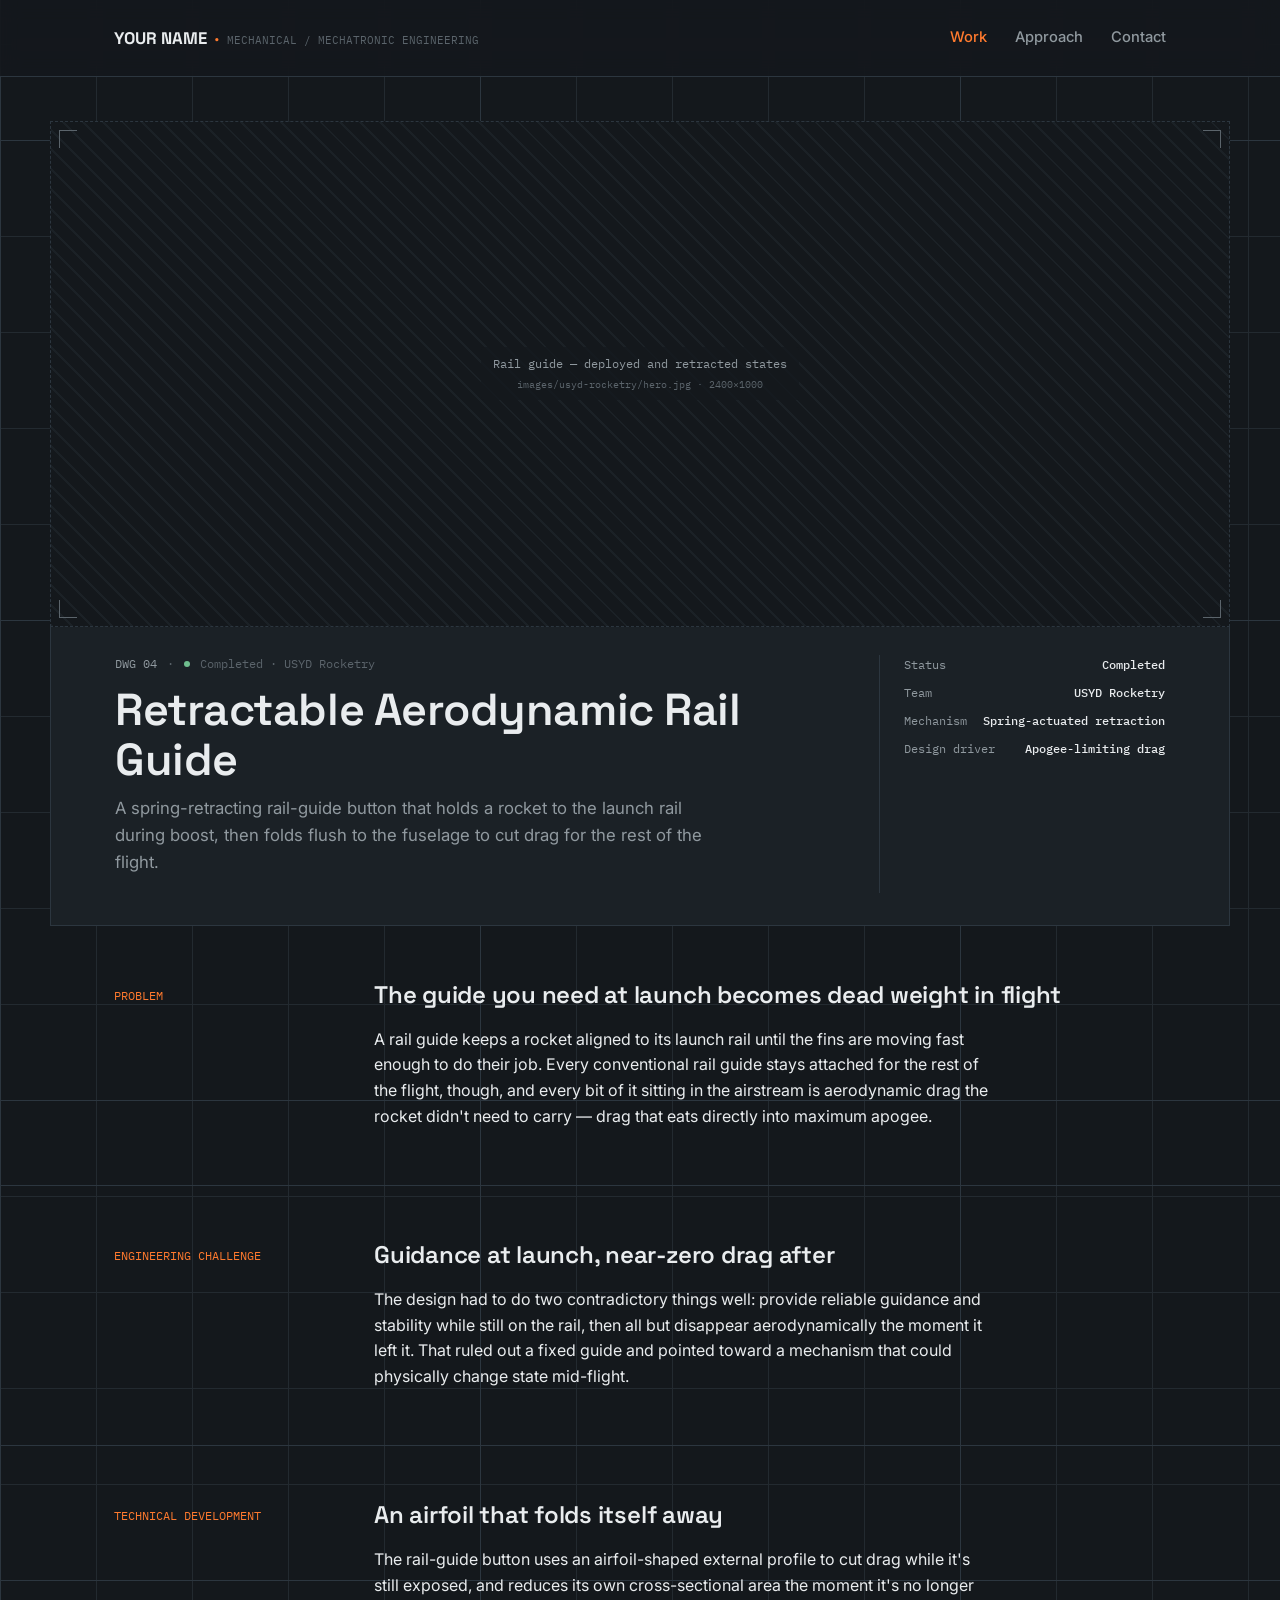
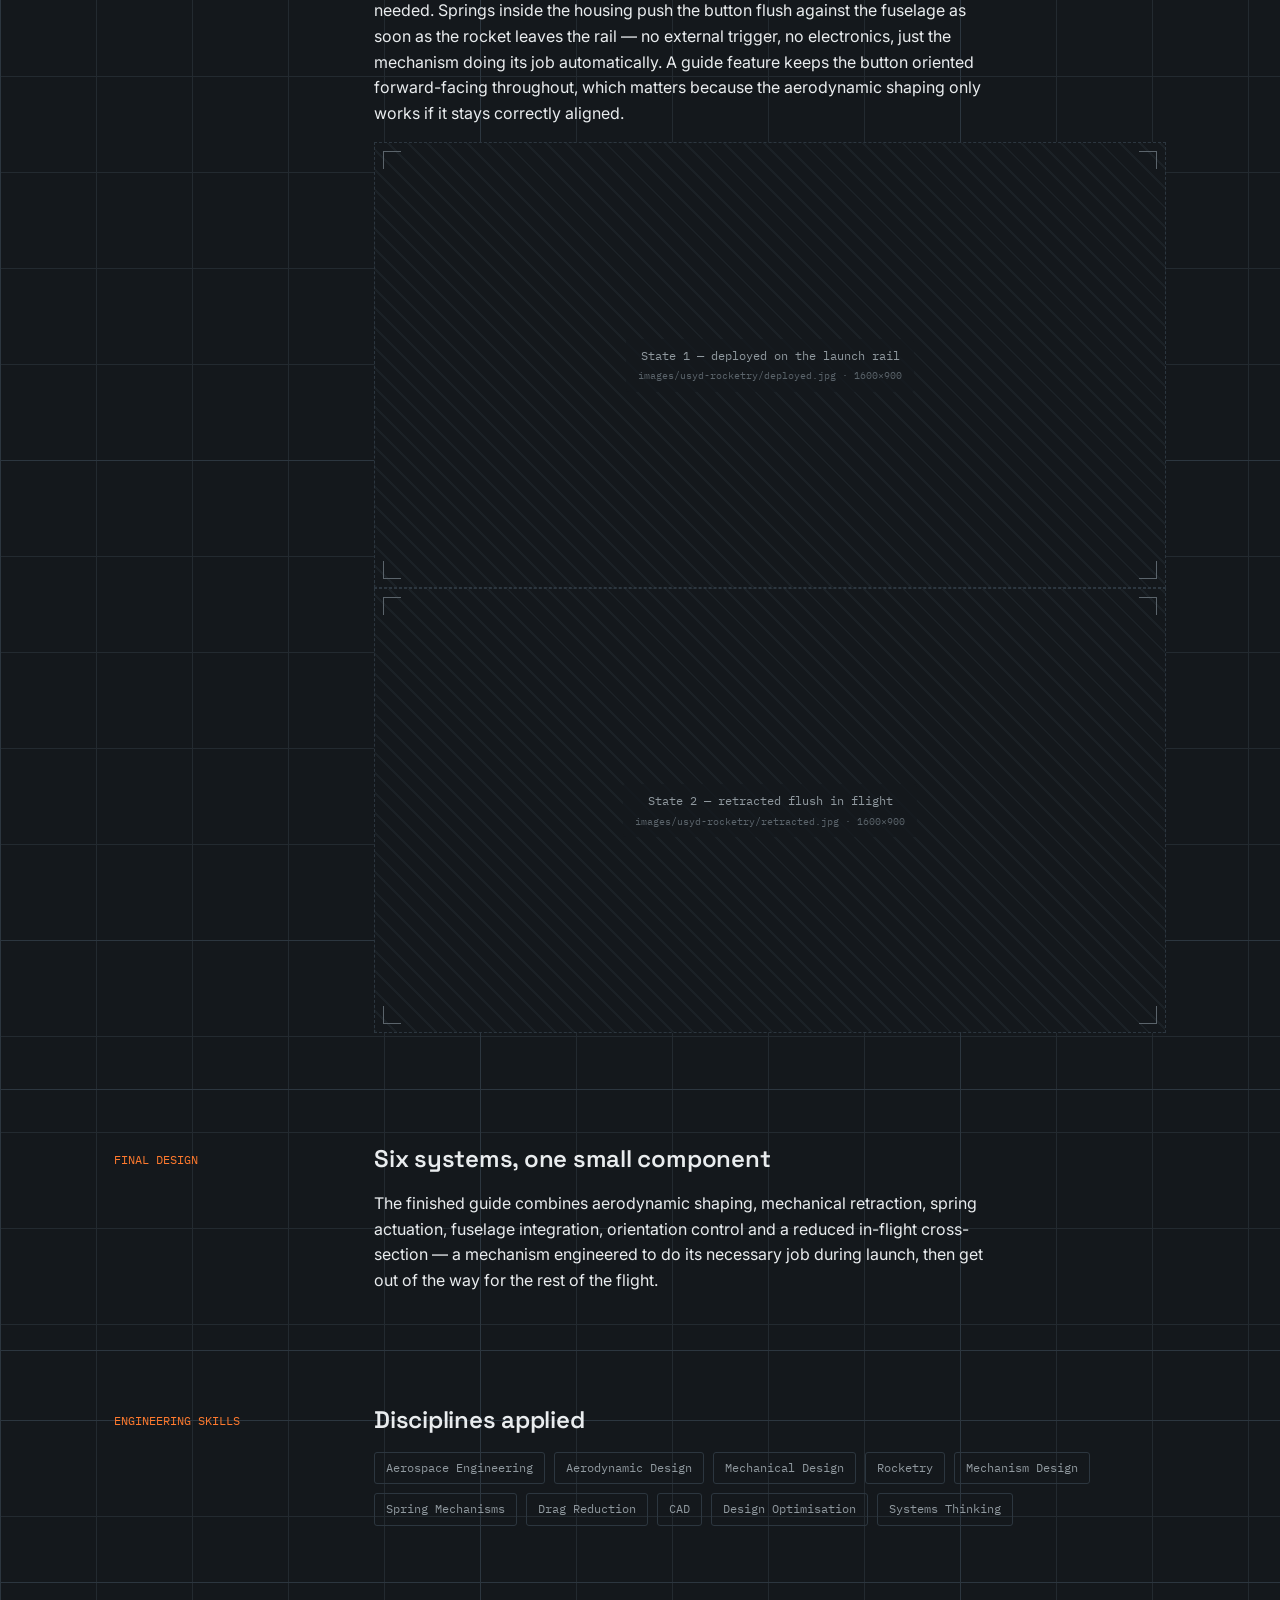
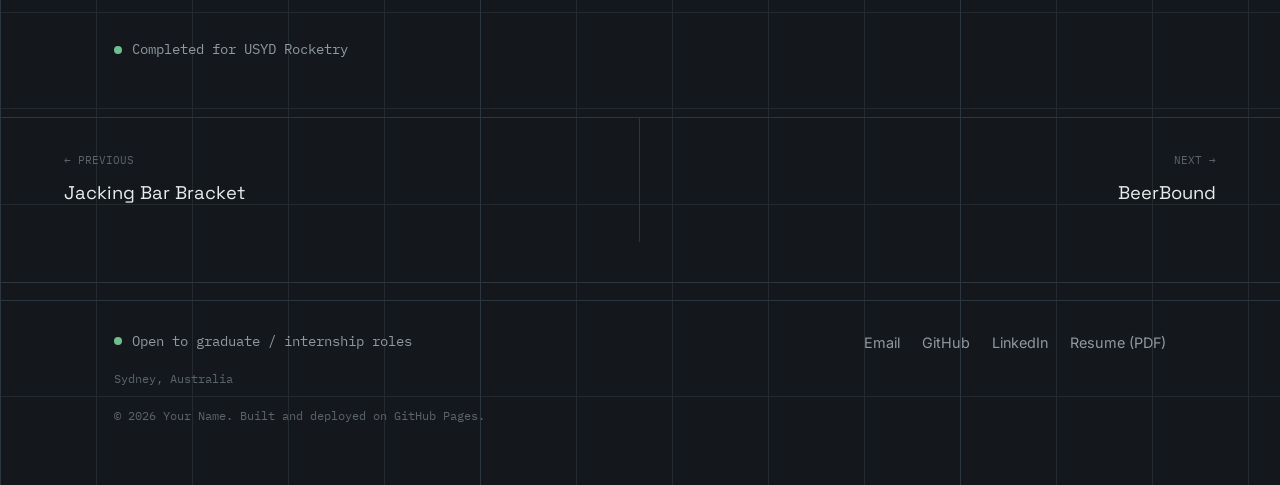
<file: projects/usyd-rocketry.html>
<!DOCTYPE html>
<html lang="en">
<head>
<meta charset="UTF-8">
<meta name="viewport" content="width=device-width, initial-scale=1.0">
<title>Retractable Aerodynamic Rail Guide — USYD Rocketry — Your Name</title>
<meta name="description" content="A spring-actuated rail-guide button that retracts flush after launch to reduce in-flight drag.">
<link rel="stylesheet" href="../css/style.css">
</head>
<body>

<header class="site-header">
  <div class="wrap">
    <a href="../index.html" class="brand">YOUR NAME <span class="brand-dot">·</span> <small>MECHANICAL / MECHATRONIC ENGINEERING</small></a>
    <button class="nav-toggle" aria-label="Toggle menu"><span></span><span></span><span></span></button>
    <nav class="site-nav">
      <a href="../index.html#work" class="active">Work</a>
      <a href="../index.html#method">Approach</a>
      <a href="../index.html#contact">Contact</a>
    </nav>
  </div>
</header>

<section class="proj-hero">
  <div class="wrap" style="padding:0">
    <div class="photo-slot" style="--ratio:21/9">
              <span class="corner-l"></span><span class="corner-r"></span>
              <span class="photo-slot__label">Rail guide — deployed and retracted states<br><small>images/usyd-rocketry/hero.jpg · 2400×1000</small></span>
            </div>
  </div>
  <div class="wrap" style="padding:0">
    <div class="title-block">
      <div>
        <div class="card-meta" style="margin-bottom:12px"><span class="dwg-no">DWG 04</span> · <span class="status-dot ok"></span> Completed · USYD Rocketry</div>
        <h1>Retractable Aerodynamic Rail Guide</h1>
        <p class="objective">A spring-retracting rail-guide button that holds a rocket to the launch rail during boost, then folds flush to the fuselage to cut drag for the rest of the flight.</p>
      </div>
      <div class="spec-list">
        <div><span>Status</span><b>Completed</b></div>
<div><span>Team</span><b>USYD Rocketry</b></div>
<div><span>Mechanism</span><b>Spring-actuated retraction</b></div>
<div><span>Design driver</span><b>Apogee-limiting drag</b></div>
      </div>
    </div>
  </div>
</section>

<section class="content-section">
  <div class="wrap">
    <div class="content-head">
      <div class="label mono">PROBLEM</div>
      <div>
        <h2>The guide you need at launch becomes dead weight in flight</h2>
        <div class="content-body">
          
<p>A rail guide keeps a rocket aligned to its launch rail until the fins are moving fast enough to do their job. Every conventional rail guide stays attached for the rest of the flight, though, and every bit of it sitting in the airstream is aerodynamic drag the rocket didn't need to carry — drag that eats directly into maximum apogee.</p>

        </div>
      </div>
    </div>
  </div>
</section>

<section class="content-section">
  <div class="wrap">
    <div class="content-head">
      <div class="label mono">ENGINEERING CHALLENGE</div>
      <div>
        <h2>Guidance at launch, near-zero drag after</h2>
        <div class="content-body">
          
<p>The design had to do two contradictory things well: provide reliable guidance and stability while still on the rail, then all but disappear aerodynamically the moment it left it. That ruled out a fixed guide and pointed toward a mechanism that could physically change state mid-flight.</p>

        </div>
      </div>
    </div>
  </div>
</section>

<section class="content-section">
  <div class="wrap">
    <div class="content-head">
      <div class="label mono">TECHNICAL DEVELOPMENT</div>
      <div>
        <h2>An airfoil that folds itself away</h2>
        <div class="content-body">
          
<p>The rail-guide button uses an airfoil-shaped external profile to cut drag while it's still exposed, and reduces its own cross-sectional area the moment it's no longer needed. Springs inside the housing push the button flush against the fuselage as soon as the rocket leaves the rail — no external trigger, no electronics, just the mechanism doing its job automatically. A guide feature keeps the button oriented forward-facing throughout, which matters because the aerodynamic shaping only works if it stays correctly aligned.</p>
<div class="photo-slot" style="--ratio:16/9">
              <span class="corner-l"></span><span class="corner-r"></span>
              <span class="photo-slot__label">State 1 — deployed on the launch rail<br><small>images/usyd-rocketry/deployed.jpg · 1600×900</small></span>
            </div>
<div class="photo-slot" style="--ratio:16/9">
              <span class="corner-l"></span><span class="corner-r"></span>
              <span class="photo-slot__label">State 2 — retracted flush in flight<br><small>images/usyd-rocketry/retracted.jpg · 1600×900</small></span>
            </div>
        </div>
      </div>
    </div>
  </div>
</section>

<section class="content-section">
  <div class="wrap">
    <div class="content-head">
      <div class="label mono">FINAL DESIGN</div>
      <div>
        <h2>Six systems, one small component</h2>
        <div class="content-body">
          
<p>The finished guide combines aerodynamic shaping, mechanical retraction, spring actuation, fuselage integration, orientation control and a reduced in-flight cross-section — a mechanism engineered to do its necessary job during launch, then get out of the way for the rest of the flight.</p>

        </div>
      </div>
    </div>
  </div>
</section>

<section class="content-section">
  <div class="wrap">
    <div class="content-head">
      <div class="label mono">ENGINEERING SKILLS</div>
      <div>
        <h2>Disciplines applied</h2>
        <div class="content-body">
          <div class="skill-cloud"><span class="tag">Aerospace Engineering</span><span class="tag">Aerodynamic Design</span><span class="tag">Mechanical Design</span><span class="tag">Rocketry</span><span class="tag">Mechanism Design</span><span class="tag">Spring Mechanisms</span><span class="tag">Drag Reduction</span><span class="tag">CAD</span><span class="tag">Design Optimisation</span><span class="tag">Systems Thinking</span></div>
        </div>
      </div>
    </div>
  </div>
</section>
<section class="content-section" style="border-bottom:none"><div class="wrap"><div class="status-line"><span class="status-dot ok"></span> Completed for USYD Rocketry</div></div></section>
<nav class="proj-nav">
  <a href="usyd-motorsport.html"><span class="dir mono">← PREVIOUS</span><span class="name">Jacking Bar Bracket</span></a>
  <a class="next" href="beerbound.html"><span class="dir mono">NEXT →</span><span class="name">BeerBound</span></a>
</nav>

<footer class="site-footer" id="contact">
  <div class="wrap">
    <div class="footer-grid">
      <div>
        <div class="status-line"><span class="status-dot ok"></span> Open to graduate / internship roles</div>
        <div class="footer-note">Sydney, Australia</div>
      </div>
      <div class="footer-links">
        <a href="mailto:you@example.com">Email</a>
        <a href="https://github.com/yourusername" target="_blank" rel="noopener">GitHub</a>
        <a href="https://linkedin.com/in/yourusername" target="_blank" rel="noopener">LinkedIn</a>
        <a href="#">Resume (PDF)</a>
      </div>
    </div>
    <div class="footer-note">© 2026 Your Name. Built and deployed on GitHub Pages.</div>
  </div>
</footer>

<script src="../js/main.js"></script>
</body>
</html>
</file>
<file: css/style.css>
/* ============================================================
   ENGINEERING PORTFOLIO — SHARED STYLESHEET
   ============================================================
   Visual language: drafting-sheet / title-block engineering
   drawings. Graphite ground, vellum-light content panels,
   safety-orange for callouts + revisions, blueprint-blue for
   diagram linework only.
   ============================================================ */

@import url('https://fonts.googleapis.com/css2?family=Space+Grotesk:wght@400;500;600;700&family=Inter:wght@400;500;600&family=IBM+Plex+Mono:wght@400;500&display=swap');

:root{
  /* ---- color ---- */
  --ink:        #14181C;   /* page ground */
  --panel:      #1B2126;   /* raised panel */
  --panel-2:    #20272D;   /* raised panel, lighter */
  --line:       #2C363F;   /* hairline rules */
  --line-soft:  #232A30;
  --paper:      #E9ECEE;   /* primary text, cool drafting-vellum */
  --paper-dim:  #90999F;   /* secondary text */
  --paper-faint:#5B646B;   /* tertiary / disabled */
  --accent:     #FF7A2E;   /* safety-orange — annotation / revision */
  --accent-dim: #C9601F;
  --blue:       #6FA3D6;   /* blueprint linework — diagrams only */
  --ok:         #6FBE8E;   /* "completed" status */
  --wip:        #E3B341;   /* "in progress" status */

  /* ---- type ---- */
  --f-display: 'Space Grotesk', sans-serif;
  --f-body:    'Inter', sans-serif;
  --f-mono:    'IBM Plex Mono', monospace;

  /* ---- layout ---- */
  --max: 1180px;
  --gutter: clamp(20px, 5vw, 64px);
  --radius: 3px;

  /* ---- blueprint grid ---- */
  --grid-minor: 96px;   /* minor cell size */
  --grid-major: 480px;  /* major cell size (every 5th minor line) */
}

*, *::before, *::after{ box-sizing: border-box; }
html{ scroll-behavior: smooth; }
html, body{ margin:0; padding:0; }

body{
  background: var(--ink);
  color: var(--paper);
  font-family: var(--f-body);
  font-size: 16px;
  line-height: 1.6;
  -webkit-font-smoothing: antialiased;
  background-image:
    /* major lines — every 5th cell, stronger rule color */
    linear-gradient(var(--line) 1px, transparent 1px),
    linear-gradient(90deg, var(--line) 1px, transparent 1px),
    /* minor lines — every cell, soft rule color */
    linear-gradient(var(--line-soft) 1px, transparent 1px),
    linear-gradient(90deg, var(--line-soft) 1px, transparent 1px);
  background-size:
    var(--grid-major) var(--grid-major),
    var(--grid-major) var(--grid-major),
    var(--grid-minor) var(--grid-minor),
    var(--grid-minor) var(--grid-minor);
  background-position:
    0 140px, 0 140px,
    0 140px, 0 140px;
}

@media (prefers-reduced-motion: reduce){
  *{ animation-duration: 0.001ms !important; animation-iteration-count: 1 !important; transition-duration: 0.001ms !important; }
}

a{ color: inherit; }
img{ max-width: 100%; display:block; }

::selection{ background: var(--accent); color: var(--ink); }

:focus-visible{
  outline: 2px solid var(--accent);
  outline-offset: 3px;
}

.wrap{
  max-width: var(--max);
  margin: 0 auto;
  padding-left: var(--gutter);
  padding-right: var(--gutter);
}

.wrap{ position: relative; }

h1,h2,h3,h4{
  font-family: var(--f-display);
  font-weight: 600;
  line-height: 1.12;
  margin: 0;
  letter-spacing: -0.01em;
}

p{ margin: 0 0 1em; max-width: 62ch; color: var(--paper); }
p.lede{ font-size: 1.15rem; color: var(--paper-dim); max-width: 58ch; }

.mono{ font-family: var(--f-mono); }

/* ============================================================
   RULER — mm scale, blueprint corner-dimension style
   ============================================================
   Ticks are generated by ruler.js (one <li> per tick, no
   hand-authoring required). Every tick = TICK_STEP_MM (default
   10mm); every 5th tick is a major tick with a numeric label.
   ============================================================ */
.ruler{
  display:flex;
  list-style:none;
  margin:0; padding:0;
  border-bottom: 1px solid var(--line);
  overflow: hidden;
  background: var(--ink);
}
.ruler li{
  position: relative;
  flex: 0 0 var(--tick-w, 24px);
  height: 20px;
  border-left: 1px solid var(--line-soft);
}
.ruler li.major{ border-left-color: var(--line); }
.ruler li.major::before{
  /* taller tick mark for major divisions */
  content:'';
  position:absolute; top:0; left:-1px;
  width:1px; height: 10px;
  background: var(--line);
}
.ruler li.major::after{
  content: attr(data-mm) "mm";
  position: absolute;
  top: 2px; left: 4px;
  font-family: var(--f-mono);
  font-size: .62rem;
  color: var(--paper-faint);
  white-space: nowrap;
}

/* ============================================================
   HEADER
   ============================================================ */
.site-header{
  position: sticky; top: 0; z-index: 50;
  background: rgba(20,24,28,0.86);
  backdrop-filter: blur(10px);
  border-bottom: 1px solid var(--line);
}
.site-header .wrap{
  display:flex; align-items:center; justify-content:space-between;
  height: 76px;
}
.brand{
  font-family: var(--f-display);
  font-weight: 700;
  font-size: 1.05rem;
  text-decoration: none;
  color: var(--paper);
  display:flex; align-items:baseline; gap:8px;
}
.brand .brand-dot{ color: var(--accent); }
.brand small{ font-family: var(--f-mono); font-weight:400; font-size:.68rem; color: var(--paper-faint); }

.site-nav{ display:flex; gap: 28px; align-items:center; }
.site-nav a{
  text-decoration:none; color: var(--paper-dim);
  font-size: .92rem; font-weight:500;
  transition: color .15s ease;
}
.site-nav a:hover{ color: var(--paper); }
.site-nav a.active{ color: var(--accent); }

.nav-toggle{ display:none; }

/* ============================================================
   HERO (homepage)
   ============================================================ */
.hero{
  padding: 96px 0 72px;
  border-bottom: 1px solid var(--line);
  position: relative;
}
.hero-tag{
  font-family: var(--f-mono);
  font-size: .78rem;
  color: var(--accent);
  display:flex; align-items:center; gap:10px;
  margin-bottom: 22px;
}
.hero-tag::before{
  content:''; width:22px; height:1px; background: var(--accent);
}
.hero h1{
  font-size: clamp(2.4rem, 5.4vw, 4.1rem);
  max-width: 15ch;
  margin-bottom: 26px;
  color: var(--paper);
}
.hero .lede{ margin-bottom: 40px; }

.discipline-row{
  display:flex; flex-wrap:wrap; gap: 10px 14px;
  border-top: 1px solid var(--line);
  padding-top: 22px;
}
.discipline-row span{
  font-family: var(--f-mono);
  font-size: .74rem;
  color: var(--paper-dim);
  padding: 5px 0;
}
.discipline-row span:not(:last-child)::after{
  content:'/'; margin-left: 14px; color: var(--paper-faint);
}

/* ============================================================
   METHOD STRIP — legitimate sequence (identify→...→build)
   ============================================================ */
.method{
  padding: 40px 0;
  border-bottom: 1px solid var(--line);
  overflow-x: auto;
}
.method ol{
  list-style:none; margin:0; padding:0;
  display:flex; gap: 0;
  min-width: max-content;
}
.method li{
  font-family: var(--f-mono);
  font-size: .82rem;
  color: var(--paper-dim);
  display:flex; align-items:center;
  white-space: nowrap;
}
.method li b{
  color: var(--paper);
  font-weight: 500;
  margin-right: 4px;
}
.method li:not(:last-child)::after{
  content:'→';
  color: var(--accent);
  margin: 0 18px;
}

/* ============================================================
   PROJECT GRID / TITLE-BLOCK CARDS
   ============================================================ */
.section{ padding: 72px 0; }
.section-head{
  display:flex; justify-content:space-between; align-items:flex-end;
  gap: 24px;
  margin-bottom: 40px;
  border-bottom: 1px solid var(--line);
  padding-bottom: 20px;
}
.section-head h2{ font-size: clamp(1.6rem, 3vw, 2.1rem); }
.section-head .count{ font-family: var(--f-mono); color: var(--paper-faint); font-size:.8rem; }

.project-grid{
  display:grid;
  grid-template-columns: repeat(2, 1fr);
  gap: 1px;
  background: var(--line);
  border: 1px solid var(--line);
}
.project-card{
  background: var(--ink);
  text-decoration:none;
  color: var(--paper);
  display:flex; flex-direction:column;
  transition: background .18s ease;
}
.project-card:hover{ background: var(--panel); }
.project-card:hover .card-thumb .photo-slot{ border-color: var(--accent); }
.project-card:hover .card-title{ color: var(--accent); }

.card-thumb{ aspect-ratio: 16/10; border-bottom: 1px solid var(--line); }
.card-body{ padding: 26px 28px 30px; display:flex; flex-direction:column; gap:12px; flex:1; }

.card-meta{
  display:flex; align-items:center; gap:10px;
  font-family: var(--f-mono); font-size: .72rem; color: var(--paper-faint);
}
.dwg-no{ color: var(--paper-dim); }

.status-dot{ width:6px; height:6px; border-radius:50%; display:inline-block; }
.status-dot.ok{ background: var(--ok); }
.status-dot.wip{ background: var(--wip); }

.card-title{
  font-family: var(--f-display); font-size: 1.32rem; font-weight:600;
  transition: color .15s ease;
}
.card-sub{ color: var(--paper-dim); font-size: .93rem; margin:0; }

.tag-row{ display:flex; flex-wrap:wrap; gap:8px; margin-top:auto; padding-top:10px; }
.tag{
  font-family: var(--f-mono); font-size: .68rem;
  color: var(--paper-dim);
  border: 1px solid var(--line);
  padding: 4px 9px;
  border-radius: var(--radius);
}

@media (max-width: 760px){
  .project-grid{ grid-template-columns: 1fr; }
}

/* ============================================================
   PHOTO SLOT — reticle-style placeholder for user photography
   ============================================================ */
.photo-slot{
  position: relative;
  width: 100%;
  aspect-ratio: var(--ratio, 16/10);
  background:
    repeating-linear-gradient(45deg, var(--panel) 0 2px, var(--ink) 2px 14px);
  border: 1px dashed var(--line);
  display:flex; align-items:center; justify-content:center;
  overflow: hidden;
  transition: border-color .15s ease;
}
.photo-slot::before, .photo-slot::after,
.photo-slot .corner-l, .photo-slot .corner-r{
  content:''; position:absolute; width:18px; height:18px;
  border: 1.5px solid var(--paper-faint);
}
.photo-slot::before{ top:8px; left:8px; border-right:none; border-bottom:none; }
.photo-slot::after{ top:8px; right:8px; border-left:none; border-bottom:none; }
.photo-slot .corner-l{ bottom:8px; left:8px; border-right:none; border-top:none; }
.photo-slot .corner-r{ bottom:8px; right:8px; border-left:none; border-top:none; }

.photo-slot__label{
  font-family: var(--f-mono);
  font-size: .72rem;
  color: var(--paper-dim);
  text-align:center;
  max-width: 80%;
  line-height:1.5;
  background: rgba(20,24,28,.72);
  padding: 8px 12px;
  border-radius: var(--radius);
}
.photo-slot__label small{ display:block; color: var(--paper-faint); margin-top:4px; font-size:.9em; }

/* filled state once a real <img> is dropped in by the user */
.photo-slot img{ width:100%; height:100%; object-fit:cover; }

/* ============================================================
   PROJECT PAGE
   ============================================================ */
.proj-hero{
  padding: 44px 0 0;
}
.proj-hero .photo-slot{ --ratio: 21/9; margin-bottom: 0; }

.title-block{
  border: 1px solid var(--line);
  border-top: none;
  padding: 28px var(--gutter) 32px;
  display:grid;
  grid-template-columns: 1fr auto;
  gap: 20px 40px;
  background: var(--panel);
}
.title-block h1{ font-size: clamp(1.9rem, 4vw, 2.8rem); margin-bottom: 10px; }
.title-block .objective{ color: var(--paper-dim); font-size: 1.05rem; max-width: 56ch; }

.spec-list{
  display:flex; flex-direction:column; gap: 8px;
  font-family: var(--f-mono); font-size: .78rem;
  border-left: 1px solid var(--line);
  padding-left: 24px;
  min-width: 180px;
}
.spec-list div{ display:flex; justify-content:space-between; gap: 16px; color: var(--paper-dim); }
.spec-list div b{ color: var(--paper); font-weight:500; }

.content-section{
  padding: 56px 0;
  border-bottom: 1px solid var(--line);
}
.content-section:last-of-type{ border-bottom:none; }
.content-head{
  display:grid;
  grid-template-columns: 220px 1fr;
  gap: 40px;
}
.content-head .label{
  font-family: var(--f-mono); font-size: .76rem; color: var(--accent);
  padding-top: 4px;
}
.content-head h2{ font-size: 1.5rem; margin-bottom: 18px; }
.content-body > *:last-child{ margin-bottom: 0; }

@media (max-width: 780px){
  .content-head{ grid-template-columns: 1fr; gap: 10px; }
  .title-block{ grid-template-columns: 1fr; }
  .spec-list{ border-left:none; border-top:1px solid var(--line); padding-left:0; padding-top:18px; }
}

/* ---- iteration timeline (Mark 1, Mark 2 ... ) ---- */
.timeline{ display:flex; flex-direction:column; gap: 0; }
.mark{
  display:grid; grid-template-columns: 130px 1fr;
  gap: 32px;
  padding: 30px 0;
  border-top: 1px solid var(--line-soft);
}
.timeline .mark:first-child{ border-top:none; padding-top:0; }
.mark-index{ font-family: var(--f-mono); font-size:.82rem; color: var(--paper-faint); padding-top:4px; }
.mark-index b{ display:block; color: var(--paper); font-size: 1.05rem; font-weight:600; font-family: var(--f-display); margin-bottom: 2px; }
.mark-content h3{ font-size: 1.05rem; margin-bottom: 8px; color: var(--paper); }
.mark-content p{ margin-bottom: 14px; color: var(--paper-dim); }
.mark-content .photo-slot{ --ratio: 4/3; max-width: 460px; margin-top: 6px; }

/* ---- analysis callouts (FEA numbers etc) ---- */
.stat-row{
  display:grid; grid-template-columns: repeat(auto-fit, minmax(140px,1fr));
  gap: 1px; background: var(--line); border:1px solid var(--line);
  margin: 28px 0;
}
.stat{ background: var(--panel); padding: 20px 22px; }
.stat .num{ font-family: var(--f-display); font-size: 1.7rem; color: var(--accent); font-weight:700; display:block; }
.stat .cap{ font-family: var(--f-mono); font-size:.72rem; color: var(--paper-dim); margin-top:4px; display:block; }

/* ---- skills tag cloud ---- */
.skill-cloud{ display:flex; flex-wrap:wrap; gap:9px; }
.skill-cloud .tag{ font-size:.74rem; padding:6px 11px; }

/* ---- status footer badge ---- */
.status-line{
  display:flex; align-items:center; gap:10px;
  font-family: var(--f-mono); font-size:.85rem; color: var(--paper-dim);
}
.status-line .status-dot{ width:8px; height:8px; }

/* ---- prev/next project nav ---- */
.proj-nav{
  display:grid; grid-template-columns: 1fr 1fr;
  border-top: 1px solid var(--line);
}
.proj-nav a{
  text-decoration:none; padding: 34px var(--gutter);
  display:flex; flex-direction:column; gap:8px;
  transition: background .15s ease;
}
.proj-nav a:hover{ background: var(--panel); }
.proj-nav a:first-child{ border-right: 1px solid var(--line); }
.proj-nav a.next{ text-align:right; align-items:flex-end; grid-column: 2; }
.proj-nav .dir{ font-family: var(--f-mono); font-size:.7rem; color: var(--paper-faint); }
.proj-nav .name{ font-family: var(--f-display); font-size:1.15rem; color: var(--paper); }
@media (max-width: 600px){
  .proj-nav{ grid-template-columns: 1fr; }
  .proj-nav a:first-child{ border-right:none; border-bottom:1px solid var(--line); }
  .proj-nav a.next{ grid-column: 1; text-align:left; align-items:flex-start; }
}

/* ============================================================
   FOOTER
   ============================================================ */
.site-footer{
  border-top: 1px solid var(--line);
  padding: 48px 0 60px;
  margin-top: 40px;
}
.footer-grid{
  display:flex; justify-content:space-between; align-items:flex-start;
  flex-wrap: wrap; gap: 24px;
}
.footer-links{ display:flex; gap:22px; flex-wrap:wrap; }
.footer-links a{ text-decoration:none; color: var(--paper-dim); font-size:.9rem; }
.footer-links a:hover{ color: var(--accent); }
.footer-note{ font-family: var(--f-mono); font-size:.72rem; color: var(--paper-faint); margin-top: 18px; }

/* ============================================================
   MOBILE NAV
   ============================================================ */
@media (max-width: 720px){
  .site-nav{
    position: fixed; inset: 76px 0 0 0;
    background: var(--ink);
    flex-direction: column; align-items:flex-start;
    padding: 30px var(--gutter);
    gap: 22px;
    transform: translateX(100%);
    transition: transform .22s ease;
  }
  .site-nav.open{ transform: translateX(0); }
  .site-nav a{ font-size: 1.1rem; }
  .nav-toggle{
    display:flex; flex-direction:column; gap:5px;
    background:none; border:none; cursor:pointer; padding:8px;
  }
  .nav-toggle span{ width:22px; height:2px; background: var(--paper); }
}
</file>
